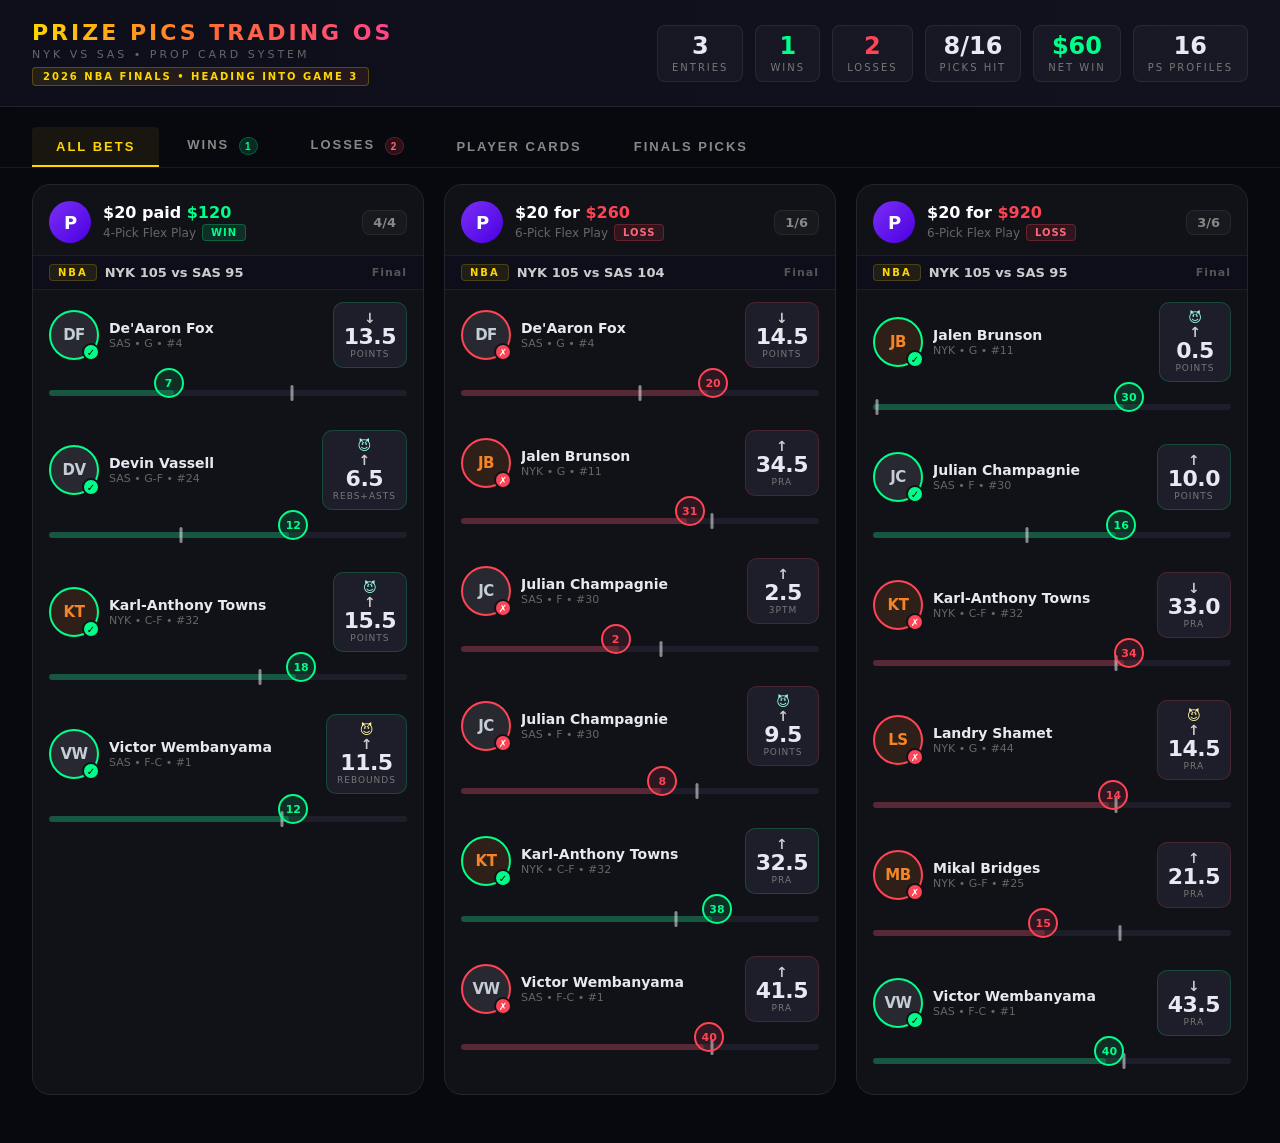
<file: prize_pics_dashboard.html>
<!DOCTYPE html>
<html lang="en">
<head>
<meta charset="UTF-8"><meta name="viewport" content="width=device-width,initial-scale=1.0">
<title>Prize Pics Trading OS — 2026 NBA Finals</title>
<style>
*,*::before,*::after{box-sizing:border-box;margin:0;padding:0}
body{background:#08080f;color:#e8e8f0;font-family:'Segoe UI',system-ui,-apple-system,sans-serif;min-height:100vh;overflow-x:hidden}

/* ── Header ── */
.header{background:linear-gradient(90deg,#0e0e1a,#12121f);border-bottom:1px solid #ffffff15;padding:20px 32px;display:flex;align-items:center;justify-content:space-between;flex-wrap:wrap;gap:16px}
.brand-title{font-size:22px;font-weight:900;letter-spacing:3px;background:linear-gradient(90deg,#FFD700,#FF6B35,#FF4488);-webkit-background-clip:text;-webkit-text-fill-color:transparent;background-clip:text;text-transform:uppercase}
.brand-sub{font-size:11px;letter-spacing:3px;color:#666;text-transform:uppercase;margin-top:3px}
.finals-badge{display:inline-block;margin-top:6px;font-size:10px;font-weight:800;letter-spacing:2px;padding:3px 10px;border-radius:4px;background:linear-gradient(90deg,#FFD70018,#FF6B3518);border:1px solid #FFD70040;color:#FFD700;text-transform:uppercase}
.header-stats{display:flex;gap:12px;flex-wrap:wrap}
.hstat{display:flex;flex-direction:column;align-items:center;padding:8px 14px;border-radius:8px;background:#ffffff08;border:1px solid #ffffff12}
.hstat-val{font-size:24px;font-weight:800;line-height:1}
.hstat-label{font-size:10px;letter-spacing:2px;color:#777;text-transform:uppercase;margin-top:4px}
.win-val{color:#00ff88}.loss-val{color:#ff4455}.rate-val{color:#FFD700}

/* ── Tabs ── */
.tab-bar{display:flex;gap:4px;padding:20px 32px 0;border-bottom:1px solid #ffffff10}
.tab-btn{padding:10px 24px;border:none;background:transparent;color:#888;font-size:13px;font-weight:700;letter-spacing:2px;text-transform:uppercase;cursor:pointer;border-bottom:2px solid transparent;transition:all .2s;border-radius:4px 4px 0 0}
.tab-btn:hover{color:#ccc;background:#ffffff08}
.tab-btn.active{color:#FFD700;border-bottom-color:#FFD700;background:#FFD70010}

/* ── Tab count badges ── */
.tab-count{display:inline-flex;align-items:center;justify-content:center;min-width:18px;height:18px;padding:0 5px;border-radius:9px;font-size:10px;font-weight:900;margin-left:4px;vertical-align:middle}
.win-count{background:#00ff8825;color:#00ff88;border:1px solid #00ff8840}
.loss-count{background:#ff445525;color:#ff6677;border:1px solid #ff445540}

/* ── Empty state ── */
.empty-state{padding:60px 32px;text-align:center;color:#444;font-size:14px;font-weight:600;letter-spacing:2px;text-transform:uppercase}

/* ── Sections ── */
.section{display:none;padding:0 32px 48px}
.section.active{display:block}

/* ── Entry card grid ── */
.entry-grid{display:grid;grid-template-columns:repeat(auto-fill,minmax(340px,1fr));gap:20px;margin-top:16px}
.player-grid{display:grid;grid-template-columns:repeat(auto-fill,minmax(360px,1fr));gap:20px;margin-top:16px}
.pick-grid{display:grid;grid-template-columns:repeat(auto-fill,minmax(340px,1fr));gap:20px;margin-top:16px}

/* ════════════════════════════════════════
   ENTRY CARD — Prize Picks Style
   ════════════════════════════════════════ */
.entry-card{
  background:#111118;border-radius:18px;padding:0;
  border:1px solid #252530;overflow:hidden;
  transition:transform .2s,box-shadow .2s;cursor:default;
}
.entry-card:hover{transform:translateY(-3px);box-shadow:0 8px 32px rgba(0,0,0,.5)}

/* Entry header */
.entry-header{
  display:flex;align-items:center;gap:12px;
  padding:16px 16px 12px;
  border-bottom:1px solid #1e1e2a;
}
.pp-logo{
  width:42px;height:42px;border-radius:50%;flex-shrink:0;
  background:linear-gradient(135deg,#7B2FF7,#4A00E0);
  display:flex;align-items:center;justify-content:center;
  font-size:18px;font-weight:900;color:#fff;letter-spacing:-1px;
}
.entry-meta{flex:1}
.entry-amount{font-size:16px;font-weight:800;color:#fff}
.entry-amount .payout.win{color:#00ff88}
.entry-amount .payout.loss{color:#ff4455}
.entry-type{font-size:12px;color:#666;margin-top:2px;display:flex;align-items:center;gap:6px}
.res-badge{font-size:10px;font-weight:800;letter-spacing:1px;padding:2px 8px;border-radius:4px;text-transform:uppercase}
.res-badge.win{background:#00ff8820;color:#00ff88;border:1px solid #00ff8840}
.res-badge.loss{background:#ff445520;color:#ff6677;border:1px solid #ff445540}
.entry-score-tag{
  font-size:13px;font-weight:800;color:#888;
  padding:4px 10px;border-radius:8px;background:#ffffff08;
  border:1px solid #ffffff10;white-space:nowrap;
}

/* Game context */
.game-ctx{
  display:flex;align-items:center;gap:8px;
  padding:8px 16px;background:#0e0e1a;
  border-bottom:1px solid #1e1e2a;
}
.sport-tag{font-size:10px;font-weight:800;letter-spacing:2px;color:#FFD700;background:#FFD70015;padding:2px 8px;border-radius:4px;border:1px solid #FFD70030}
.game-score{font-size:13px;font-weight:700;color:#ccc;flex:1}
.game-status{font-size:11px;color:#555;font-weight:600;letter-spacing:1px}

/* Pick rows */
.picks-list{padding:0 0 8px}
.pick-row{
  display:flex;align-items:center;justify-content:space-between;
  padding:12px 16px 4px;gap:10px;
}

/* Player circle */
.player-circle{
  width:50px;height:50px;border-radius:50%;flex-shrink:0;
  border:2px solid;
  display:flex;align-items:center;justify-content:center;
  position:relative;
}
.player-circle.hit{border-color:#00ff88}
.player-circle.miss{border-color:#ff4455}
.p-initials{font-size:15px;font-weight:900;letter-spacing:-.5px}
.result-dot{
  position:absolute;bottom:-3px;right:-3px;
  width:18px;height:18px;border-radius:50%;
  display:flex;align-items:center;justify-content:center;
  font-size:10px;font-weight:900;border:2px solid #111118;
}
.result-dot.win{background:#00ff88;color:#000}
.result-dot.loss{background:#ff4455;color:#fff}

/* Pick info */
.pick-left{display:flex;align-items:center;gap:10px;flex:1;min-width:0}
.pick-info{min-width:0}
.pick-name{font-size:14px;font-weight:800;white-space:nowrap;overflow:hidden;text-overflow:ellipsis}
.pick-meta{font-size:11px;color:#666;margin-top:1px}

/* Line badge */
.line-badge{
  display:flex;flex-direction:column;align-items:center;gap:1px;
  padding:8px 10px;border-radius:10px;background:#1e1e2a;
  border:1px solid #2a2a3a;min-width:72px;flex-shrink:0;
}
.line-badge.hit{border-color:#00ff8830}
.line-badge.miss{border-color:#ff445530}
.lb-arrow{font-size:14px;font-weight:900;color:#ccc;line-height:1}
.lb-num{font-size:22px;font-weight:900;letter-spacing:-.5px;line-height:1}
.lb-stat{font-size:9px;color:#777;letter-spacing:1px;text-transform:uppercase}
.diff-icon{font-size:13px;line-height:1}
.diff-icon.demon{filter:sepia(1) saturate(3) hue-rotate(-20deg)}
.diff-icon.goblin{filter:sepia(1) saturate(3) hue-rotate(80deg)}

/* Progress bar */
.bar-wrap{
  position:relative;padding:0 16px;margin-bottom:10px;margin-top:6px;
  height:30px;
}
.bar-track{
  position:absolute;left:16px;right:16px;top:12px;
  height:6px;background:#1e1e2a;border-radius:3px;overflow:visible;
}
.bar-fill{
  position:absolute;left:0;top:0;height:100%;
  border-radius:3px;transition:width .3s;
}
.bar-marker{
  position:absolute;top:-5px;
  width:3px;height:16px;background:#ffffff80;
  border-radius:2px;transform:translateX(-50%);
}
.bar-actual{
  position:absolute;top:-10px;
  width:30px;height:30px;border-radius:50%;
  display:flex;align-items:center;justify-content:center;
  font-size:11px;font-weight:800;border:2px solid;
  z-index:1;
}

/* ── Player card ── */
.player-card{border-radius:16px;padding:20px;border:1px solid #333;transition:transform .2s;cursor:default;position:relative;overflow:hidden}
.player-card:hover{transform:translateY(-3px)}
.pc-header{display:flex;align-items:flex-start;gap:10px;margin-bottom:14px}
.grade-badge{font-size:15px;font-weight:900;padding:4px 10px;border-radius:6px;border:2px solid;min-width:42px;text-align:center;flex-shrink:0}
.pc-title{flex:1;min-width:0}
.pc-teampos{font-size:10px;font-weight:700;letter-spacing:2px;display:flex;align-items:center;gap:6px}
.pos-tag{font-size:9px;font-weight:800;letter-spacing:1px;padding:1px 6px;border-radius:3px;border:1px solid}
.pc-name{font-size:20px;font-weight:900;letter-spacing:-.3px;line-height:1.1;margin-top:2px}
.pc-abbr{font-size:40px;font-weight:900;letter-spacing:-1px;position:absolute;right:14px;top:12px;opacity:.5}
.stats-strip{display:flex;flex-wrap:wrap;gap:5px;margin-bottom:14px;padding:8px 10px;background:#00000020;border-radius:8px}
.stat-chip{font-size:11px;font-weight:700;color:#ccc;padding:2px 7px;background:#ffffff08;border-radius:4px;white-space:nowrap}
.stat-chip em{font-style:normal;font-size:9px;color:#777;letter-spacing:1px;margin-left:2px}
.props-label{font-size:9px;font-weight:800;letter-spacing:3px;color:#555;text-transform:uppercase;margin-bottom:8px;margin-top:4px}
.props-grid{display:grid;grid-template-columns:repeat(4,1fr);gap:6px;margin-bottom:14px}
.prop-tile{display:flex;flex-direction:column;align-items:center;gap:4px;padding:8px 4px;background:#00000030;border-radius:8px;border:1px solid #ffffff0a}
.pt-label{font-size:9px;font-weight:800;letter-spacing:1.5px;color:#777;text-transform:uppercase}
.pt-line{font-size:20px;font-weight:900;line-height:1}
.more-btn,.less-btn{border:none;cursor:default;font-size:10px;font-weight:800;letter-spacing:.5px;padding:3px 8px;border-radius:10px}
.more-btn{background:#00ff8820;color:#00ff88}
.less-btn{background:#ff445520;color:#ff6677}
.dt{font-size:8px;font-weight:800;letter-spacing:1.5px;padding:2px 5px;border-radius:3px}
.dt.demon{background:#ff448830;color:#ff4488}
.dt.goblin{background:#00ffaa20;color:#00ffaa}
.recent-header{font-size:9px;font-weight:800;letter-spacing:2px;color:#555;text-transform:uppercase;margin-bottom:6px}
.recent-boxes{display:flex;gap:5px;margin-bottom:12px}
.rg-box{min-width:36px;height:36px;display:flex;align-items:center;justify-content:center;font-size:13px;font-weight:800;border-radius:6px;border:1px solid}
.half-notes{font-size:10px;color:#666;line-height:1.4;padding:8px 10px;background:#ffffff05;border-radius:6px;border-left:2px solid #ffffff12}
.hn-label{color:#888;font-weight:700}
.no-props{font-size:11px;color:#444;padding:12px 0;font-style:italic}

/* ── Pick card ── */
.pick-card{border-radius:16px;padding:20px;border:1px solid #333;transition:transform .2s;cursor:default;position:relative;overflow:hidden}
.pick-card:hover{transform:translateY(-4px) scale(1.01)}
.pick-ribbon{font-size:9px;font-weight:800;letter-spacing:3px;text-transform:uppercase;padding:4px 14px;border:1px solid;border-radius:0 0 8px 0;position:absolute;top:0;left:0;border-top:none;border-left:none}
.pick-hero{display:flex;flex-direction:column;align-items:center;gap:6px;padding:16px 12px;border-radius:12px;border:1px solid;margin-bottom:12px;text-align:center}
.ph-label{font-size:9px;font-weight:800;letter-spacing:2.5px;color:#888;text-transform:uppercase}
.ph-stat{font-size:13px;font-weight:800;letter-spacing:3px;color:#aaa;text-transform:uppercase}
.ph-line{font-size:44px;font-weight:900;letter-spacing:-2px;line-height:1}
.ph-rate{font-size:11px;font-weight:600}

/* Responsive */
@media(max-width:600px){
  .header{padding:16px}
  .tab-bar,.filter-bar,.section{padding-left:16px;padding-right:16px}
  .entry-grid,.player-grid,.pick-grid{grid-template-columns:1fr}
  .props-grid{grid-template-columns:repeat(3,1fr)}
  .pc-abbr{display:none}
}
</style>
</head>
<body>
<div class="header">
  <div>
    <div class="brand-title">Prize Pics Trading OS</div>
    <div class="brand-sub">NYK vs SAS &bull; Prop Card System</div>
    <div class="finals-badge">2026 NBA Finals &bull; Heading Into Game 3</div>
  </div>
  <div class="header-stats">
    <div class="hstat"><span class="hstat-val">3</span><span class="hstat-label">Entries</span></div>
    <div class="hstat"><span class="hstat-val win-val">1</span><span class="hstat-label">Wins</span></div>
    <div class="hstat"><span class="hstat-val loss-val">2</span><span class="hstat-label">Losses</span></div>
    <div class="hstat"><span class="hstat-val">8/16</span><span class="hstat-label">Picks Hit</span></div>
    <div class="hstat"><span class="hstat-val win-val">$60</span><span class="hstat-label">Net Win</span></div>
    <div class="hstat"><span class="hstat-val">16</span><span class="hstat-label">PS Profiles</span></div>
  </div>
</div>

<div class="tab-bar">
  <button class="tab-btn" data-tab="entries" onclick="showTab('entries')">All Bets</button>
  <button class="tab-btn" data-tab="wins"    onclick="showTab('wins')">Wins <span class="tab-count win-count">1</span></button>
  <button class="tab-btn" data-tab="losses"  onclick="showTab('losses')">Losses <span class="tab-count loss-count">2</span></button>
  <button class="tab-btn" data-tab="players" onclick="showTab('players')">Player Cards</button>
  <button class="tab-btn" data-tab="picks"   onclick="showTab('picks')">Finals Picks</button>
</div>

<div id="entries" class="section"><div class="entry-grid">
<div class="entry-card" data-result="win" data-game="NYK 105 vs SAS 95">
  <div class="entry-header">
    <div class="pp-logo">P</div>
    <div class="entry-meta">
      <div class="entry-amount">$20 paid <span class="payout win">$120</span></div>
      <div class="entry-type">4-Pick Flex Play <span class="res-badge win">Win</span></div>
    </div>
    <div class="entry-score-tag">4/4</div>
  </div>
  <div class="game-ctx">
    <span class="sport-tag">NBA</span>
    <span class="game-score">NYK 105 vs SAS 95</span>
    <span class="game-status">Final</span>
  </div>
  <div class="picks-list">
<div class="pick-row">
  <div class="pick-left">
    <div class="player-circle hit" style="background:#C4CED420;border-color:#00ff88">
      <span class="p-initials" style="color:#C4CED4">DF</span>
      <div class="result-dot win">✓</div>
    </div>
    <div class="pick-info">
      <div class="pick-name">De'Aaron Fox</div>
      <div class="pick-meta">SAS &bull; G &bull; #4</div>
    </div>
  </div>
  <div class="line-badge hit">
    <span class="lb-arrow">↓</span>
    <div class="lb-num">13.5</div>
    <div class="lb-stat">Points</div>
  </div>
</div>
<div class="bar-wrap">  <div class="bar-track">    <div class="bar-fill" style="width:35%;background:#00ff8840"></div>    <div class="bar-marker" style="left:68%"></div>  </div>  <div class="bar-actual" style="left:calc(35% - 16px);background:#00ff8820;border-color:#00ff88;color:#00ff88">7</div></div>
<div class="pick-row">
  <div class="pick-left">
    <div class="player-circle hit" style="background:#C4CED420;border-color:#00ff88">
      <span class="p-initials" style="color:#C4CED4">DV</span>
      <div class="result-dot win">✓</div>
    </div>
    <div class="pick-info">
      <div class="pick-name">Devin Vassell</div>
      <div class="pick-meta">SAS &bull; G-F &bull; #24</div>
    </div>
  </div>
  <div class="line-badge hit">
    <span class="diff-icon goblin" title="GOBLIN">😈</span><span class="lb-arrow">↑</span>
    <div class="lb-num">6.5</div>
    <div class="lb-stat">Rebs+Asts</div>
  </div>
</div>
<div class="bar-wrap">  <div class="bar-track">    <div class="bar-fill" style="width:67%;background:#00ff8840"></div>    <div class="bar-marker" style="left:37%"></div>  </div>  <div class="bar-actual" style="left:calc(67% - 16px);background:#00ff8820;border-color:#00ff88;color:#00ff88">12</div></div>
<div class="pick-row">
  <div class="pick-left">
    <div class="player-circle hit" style="background:#F5842620;border-color:#00ff88">
      <span class="p-initials" style="color:#F58426">KT</span>
      <div class="result-dot win">✓</div>
    </div>
    <div class="pick-info">
      <div class="pick-name">Karl-Anthony Towns</div>
      <div class="pick-meta">NYK &bull; C-F &bull; #32</div>
    </div>
  </div>
  <div class="line-badge hit">
    <span class="diff-icon goblin" title="GOBLIN">😈</span><span class="lb-arrow">↑</span>
    <div class="lb-num">15.5</div>
    <div class="lb-stat">Points</div>
  </div>
</div>
<div class="bar-wrap">  <div class="bar-track">    <div class="bar-fill" style="width:69%;background:#00ff8840"></div>    <div class="bar-marker" style="left:59%"></div>  </div>  <div class="bar-actual" style="left:calc(69% - 16px);background:#00ff8820;border-color:#00ff88;color:#00ff88">18</div></div>
<div class="pick-row">
  <div class="pick-left">
    <div class="player-circle hit" style="background:#C4CED420;border-color:#00ff88">
      <span class="p-initials" style="color:#C4CED4">VW</span>
      <div class="result-dot win">✓</div>
    </div>
    <div class="pick-info">
      <div class="pick-name">Victor Wembanyama</div>
      <div class="pick-meta">SAS &bull; F-C &bull; #1</div>
    </div>
  </div>
  <div class="line-badge hit">
    <span class="diff-icon demon" title="DEMON">😈</span><span class="lb-arrow">↑</span>
    <div class="lb-num">11.5</div>
    <div class="lb-stat">Rebounds</div>
  </div>
</div>
<div class="bar-wrap">  <div class="bar-track">    <div class="bar-fill" style="width:67%;background:#00ff8840"></div>    <div class="bar-marker" style="left:65%"></div>  </div>  <div class="bar-actual" style="left:calc(67% - 16px);background:#00ff8820;border-color:#00ff88;color:#00ff88">12</div></div></div>
</div>

<div class="entry-card" data-result="loss" data-game="NYK 105 vs SAS 104">
  <div class="entry-header">
    <div class="pp-logo">P</div>
    <div class="entry-meta">
      <div class="entry-amount">$20 for <span class="payout loss">$260</span></div>
      <div class="entry-type">6-Pick Flex Play <span class="res-badge loss">Loss</span></div>
    </div>
    <div class="entry-score-tag">1/6</div>
  </div>
  <div class="game-ctx">
    <span class="sport-tag">NBA</span>
    <span class="game-score">NYK 105 vs SAS 104</span>
    <span class="game-status">Final</span>
  </div>
  <div class="picks-list">
<div class="pick-row">
  <div class="pick-left">
    <div class="player-circle miss" style="background:#C4CED420;border-color:#ff4455">
      <span class="p-initials" style="color:#C4CED4">DF</span>
      <div class="result-dot loss">✗</div>
    </div>
    <div class="pick-info">
      <div class="pick-name">De'Aaron Fox</div>
      <div class="pick-meta">SAS &bull; G &bull; #4</div>
    </div>
  </div>
  <div class="line-badge miss">
    <span class="lb-arrow">↓</span>
    <div class="lb-num">14.5</div>
    <div class="lb-stat">Points</div>
  </div>
</div>
<div class="bar-wrap">  <div class="bar-track">    <div class="bar-fill" style="width:69%;background:#ff445540"></div>    <div class="bar-marker" style="left:50%"></div>  </div>  <div class="bar-actual" style="left:calc(69% - 16px);background:#ff445520;border-color:#ff4455;color:#ff4455">20</div></div>
<div class="pick-row">
  <div class="pick-left">
    <div class="player-circle miss" style="background:#F5842620;border-color:#ff4455">
      <span class="p-initials" style="color:#F58426">JB</span>
      <div class="result-dot loss">✗</div>
    </div>
    <div class="pick-info">
      <div class="pick-name">Jalen Brunson</div>
      <div class="pick-meta">NYK &bull; G &bull; #11</div>
    </div>
  </div>
  <div class="line-badge miss">
    <span class="lb-arrow">↑</span>
    <div class="lb-num">34.5</div>
    <div class="lb-stat">PRA</div>
  </div>
</div>
<div class="bar-wrap">  <div class="bar-track">    <div class="bar-fill" style="width:63%;background:#ff445540"></div>    <div class="bar-marker" style="left:70%"></div>  </div>  <div class="bar-actual" style="left:calc(63% - 16px);background:#ff445520;border-color:#ff4455;color:#ff4455">31</div></div>
<div class="pick-row">
  <div class="pick-left">
    <div class="player-circle miss" style="background:#C4CED420;border-color:#ff4455">
      <span class="p-initials" style="color:#C4CED4">JC</span>
      <div class="result-dot loss">✗</div>
    </div>
    <div class="pick-info">
      <div class="pick-name">Julian Champagnie</div>
      <div class="pick-meta">SAS &bull; F &bull; #30</div>
    </div>
  </div>
  <div class="line-badge miss">
    <span class="lb-arrow">↑</span>
    <div class="lb-num">2.5</div>
    <div class="lb-stat">3PTM</div>
  </div>
</div>
<div class="bar-wrap">  <div class="bar-track">    <div class="bar-fill" style="width:44%;background:#ff445540"></div>    <div class="bar-marker" style="left:56%"></div>  </div>  <div class="bar-actual" style="left:calc(44% - 16px);background:#ff445520;border-color:#ff4455;color:#ff4455">2</div></div>
<div class="pick-row">
  <div class="pick-left">
    <div class="player-circle miss" style="background:#C4CED420;border-color:#ff4455">
      <span class="p-initials" style="color:#C4CED4">JC</span>
      <div class="result-dot loss">✗</div>
    </div>
    <div class="pick-info">
      <div class="pick-name">Julian Champagnie</div>
      <div class="pick-meta">SAS &bull; F &bull; #30</div>
    </div>
  </div>
  <div class="line-badge miss">
    <span class="diff-icon goblin" title="GOBLIN">😈</span><span class="lb-arrow">↑</span>
    <div class="lb-num">9.5</div>
    <div class="lb-stat">Points</div>
  </div>
</div>
<div class="bar-wrap">  <div class="bar-track">    <div class="bar-fill" style="width:56%;background:#ff445540"></div>    <div class="bar-marker" style="left:66%"></div>  </div>  <div class="bar-actual" style="left:calc(56% - 16px);background:#ff445520;border-color:#ff4455;color:#ff4455">8</div></div>
<div class="pick-row">
  <div class="pick-left">
    <div class="player-circle hit" style="background:#F5842620;border-color:#00ff88">
      <span class="p-initials" style="color:#F58426">KT</span>
      <div class="result-dot win">✓</div>
    </div>
    <div class="pick-info">
      <div class="pick-name">Karl-Anthony Towns</div>
      <div class="pick-meta">NYK &bull; C-F &bull; #32</div>
    </div>
  </div>
  <div class="line-badge hit">
    <span class="lb-arrow">↑</span>
    <div class="lb-num">32.5</div>
    <div class="lb-stat">PRA</div>
  </div>
</div>
<div class="bar-wrap">  <div class="bar-track">    <div class="bar-fill" style="width:70%;background:#00ff8840"></div>    <div class="bar-marker" style="left:60%"></div>  </div>  <div class="bar-actual" style="left:calc(70% - 16px);background:#00ff8820;border-color:#00ff88;color:#00ff88">38</div></div>
<div class="pick-row">
  <div class="pick-left">
    <div class="player-circle miss" style="background:#C4CED420;border-color:#ff4455">
      <span class="p-initials" style="color:#C4CED4">VW</span>
      <div class="result-dot loss">✗</div>
    </div>
    <div class="pick-info">
      <div class="pick-name">Victor Wembanyama</div>
      <div class="pick-meta">SAS &bull; F-C &bull; #1</div>
    </div>
  </div>
  <div class="line-badge miss">
    <span class="lb-arrow">↑</span>
    <div class="lb-num">41.5</div>
    <div class="lb-stat">PRA</div>
  </div>
</div>
<div class="bar-wrap">  <div class="bar-track">    <div class="bar-fill" style="width:68%;background:#ff445540"></div>    <div class="bar-marker" style="left:70%"></div>  </div>  <div class="bar-actual" style="left:calc(68% - 16px);background:#ff445520;border-color:#ff4455;color:#ff4455">40</div></div></div>
</div>

<div class="entry-card" data-result="loss" data-game="NYK 105 vs SAS 95">
  <div class="entry-header">
    <div class="pp-logo">P</div>
    <div class="entry-meta">
      <div class="entry-amount">$20 for <span class="payout loss">$920</span></div>
      <div class="entry-type">6-Pick Flex Play <span class="res-badge loss">Loss</span></div>
    </div>
    <div class="entry-score-tag">3/6</div>
  </div>
  <div class="game-ctx">
    <span class="sport-tag">NBA</span>
    <span class="game-score">NYK 105 vs SAS 95</span>
    <span class="game-status">Final</span>
  </div>
  <div class="picks-list">
<div class="pick-row">
  <div class="pick-left">
    <div class="player-circle hit" style="background:#F5842620;border-color:#00ff88">
      <span class="p-initials" style="color:#F58426">JB</span>
      <div class="result-dot win">✓</div>
    </div>
    <div class="pick-info">
      <div class="pick-name">Jalen Brunson</div>
      <div class="pick-meta">NYK &bull; G &bull; #11</div>
    </div>
  </div>
  <div class="line-badge hit">
    <span class="diff-icon goblin" title="GOBLIN">😈</span><span class="lb-arrow">↑</span>
    <div class="lb-num">0.5</div>
    <div class="lb-stat">Points</div>
  </div>
</div>
<div class="bar-wrap">  <div class="bar-track">    <div class="bar-fill" style="width:70%;background:#00ff8840"></div>    <div class="bar-marker" style="left:1%"></div>  </div>  <div class="bar-actual" style="left:calc(70% - 16px);background:#00ff8820;border-color:#00ff88;color:#00ff88">30</div></div>
<div class="pick-row">
  <div class="pick-left">
    <div class="player-circle hit" style="background:#C4CED420;border-color:#00ff88">
      <span class="p-initials" style="color:#C4CED4">JC</span>
      <div class="result-dot win">✓</div>
    </div>
    <div class="pick-info">
      <div class="pick-name">Julian Champagnie</div>
      <div class="pick-meta">SAS &bull; F &bull; #30</div>
    </div>
  </div>
  <div class="line-badge hit">
    <span class="lb-arrow">↑</span>
    <div class="lb-num">10.0</div>
    <div class="lb-stat">Points</div>
  </div>
</div>
<div class="bar-wrap">  <div class="bar-track">    <div class="bar-fill" style="width:68%;background:#00ff8840"></div>    <div class="bar-marker" style="left:43%"></div>  </div>  <div class="bar-actual" style="left:calc(68% - 16px);background:#00ff8820;border-color:#00ff88;color:#00ff88">16</div></div>
<div class="pick-row">
  <div class="pick-left">
    <div class="player-circle miss" style="background:#F5842620;border-color:#ff4455">
      <span class="p-initials" style="color:#F58426">KT</span>
      <div class="result-dot loss">✗</div>
    </div>
    <div class="pick-info">
      <div class="pick-name">Karl-Anthony Towns</div>
      <div class="pick-meta">NYK &bull; C-F &bull; #32</div>
    </div>
  </div>
  <div class="line-badge miss">
    <span class="lb-arrow">↓</span>
    <div class="lb-num">33.0</div>
    <div class="lb-stat">PRA</div>
  </div>
</div>
<div class="bar-wrap">  <div class="bar-track">    <div class="bar-fill" style="width:70%;background:#ff445540"></div>    <div class="bar-marker" style="left:68%"></div>  </div>  <div class="bar-actual" style="left:calc(70% - 16px);background:#ff445520;border-color:#ff4455;color:#ff4455">34</div></div>
<div class="pick-row">
  <div class="pick-left">
    <div class="player-circle miss" style="background:#F5842620;border-color:#ff4455">
      <span class="p-initials" style="color:#F58426">LS</span>
      <div class="result-dot loss">✗</div>
    </div>
    <div class="pick-info">
      <div class="pick-name">Landry Shamet</div>
      <div class="pick-meta">NYK &bull; G &bull; #44</div>
    </div>
  </div>
  <div class="line-badge miss">
    <span class="diff-icon demon" title="DEMON">😈</span><span class="lb-arrow">↑</span>
    <div class="lb-num">14.5</div>
    <div class="lb-stat">PRA</div>
  </div>
</div>
<div class="bar-wrap">  <div class="bar-track">    <div class="bar-fill" style="width:66%;background:#ff445540"></div>    <div class="bar-marker" style="left:68%"></div>  </div>  <div class="bar-actual" style="left:calc(66% - 16px);background:#ff445520;border-color:#ff4455;color:#ff4455">14</div></div>
<div class="pick-row">
  <div class="pick-left">
    <div class="player-circle miss" style="background:#F5842620;border-color:#ff4455">
      <span class="p-initials" style="color:#F58426">MB</span>
      <div class="result-dot loss">✗</div>
    </div>
    <div class="pick-info">
      <div class="pick-name">Mikal Bridges</div>
      <div class="pick-meta">NYK &bull; G-F &bull; #25</div>
    </div>
  </div>
  <div class="line-badge miss">
    <span class="lb-arrow">↑</span>
    <div class="lb-num">21.5</div>
    <div class="lb-stat">PRA</div>
  </div>
</div>
<div class="bar-wrap">  <div class="bar-track">    <div class="bar-fill" style="width:48%;background:#ff445540"></div>    <div class="bar-marker" style="left:69%"></div>  </div>  <div class="bar-actual" style="left:calc(48% - 16px);background:#ff445520;border-color:#ff4455;color:#ff4455">15</div></div>
<div class="pick-row">
  <div class="pick-left">
    <div class="player-circle hit" style="background:#C4CED420;border-color:#00ff88">
      <span class="p-initials" style="color:#C4CED4">VW</span>
      <div class="result-dot win">✓</div>
    </div>
    <div class="pick-info">
      <div class="pick-name">Victor Wembanyama</div>
      <div class="pick-meta">SAS &bull; F-C &bull; #1</div>
    </div>
  </div>
  <div class="line-badge hit">
    <span class="lb-arrow">↓</span>
    <div class="lb-num">43.5</div>
    <div class="lb-stat">PRA</div>
  </div>
</div>
<div class="bar-wrap">  <div class="bar-track">    <div class="bar-fill" style="width:65%;background:#00ff8840"></div>    <div class="bar-marker" style="left:70%"></div>  </div>  <div class="bar-actual" style="left:calc(65% - 16px);background:#00ff8820;border-color:#00ff88;color:#00ff88">40</div></div></div>
</div></div></div>
<div id="wins"    class="section">
  <div class="entry-grid">
<div class="entry-card" data-result="win" data-game="NYK 105 vs SAS 95">
  <div class="entry-header">
    <div class="pp-logo">P</div>
    <div class="entry-meta">
      <div class="entry-amount">$20 paid <span class="payout win">$120</span></div>
      <div class="entry-type">4-Pick Flex Play <span class="res-badge win">Win</span></div>
    </div>
    <div class="entry-score-tag">4/4</div>
  </div>
  <div class="game-ctx">
    <span class="sport-tag">NBA</span>
    <span class="game-score">NYK 105 vs SAS 95</span>
    <span class="game-status">Final</span>
  </div>
  <div class="picks-list">
<div class="pick-row">
  <div class="pick-left">
    <div class="player-circle hit" style="background:#C4CED420;border-color:#00ff88">
      <span class="p-initials" style="color:#C4CED4">DF</span>
      <div class="result-dot win">✓</div>
    </div>
    <div class="pick-info">
      <div class="pick-name">De'Aaron Fox</div>
      <div class="pick-meta">SAS &bull; G &bull; #4</div>
    </div>
  </div>
  <div class="line-badge hit">
    <span class="lb-arrow">↓</span>
    <div class="lb-num">13.5</div>
    <div class="lb-stat">Points</div>
  </div>
</div>
<div class="bar-wrap">  <div class="bar-track">    <div class="bar-fill" style="width:35%;background:#00ff8840"></div>    <div class="bar-marker" style="left:68%"></div>  </div>  <div class="bar-actual" style="left:calc(35% - 16px);background:#00ff8820;border-color:#00ff88;color:#00ff88">7</div></div>
<div class="pick-row">
  <div class="pick-left">
    <div class="player-circle hit" style="background:#C4CED420;border-color:#00ff88">
      <span class="p-initials" style="color:#C4CED4">DV</span>
      <div class="result-dot win">✓</div>
    </div>
    <div class="pick-info">
      <div class="pick-name">Devin Vassell</div>
      <div class="pick-meta">SAS &bull; G-F &bull; #24</div>
    </div>
  </div>
  <div class="line-badge hit">
    <span class="diff-icon goblin" title="GOBLIN">😈</span><span class="lb-arrow">↑</span>
    <div class="lb-num">6.5</div>
    <div class="lb-stat">Rebs+Asts</div>
  </div>
</div>
<div class="bar-wrap">  <div class="bar-track">    <div class="bar-fill" style="width:67%;background:#00ff8840"></div>    <div class="bar-marker" style="left:37%"></div>  </div>  <div class="bar-actual" style="left:calc(67% - 16px);background:#00ff8820;border-color:#00ff88;color:#00ff88">12</div></div>
<div class="pick-row">
  <div class="pick-left">
    <div class="player-circle hit" style="background:#F5842620;border-color:#00ff88">
      <span class="p-initials" style="color:#F58426">KT</span>
      <div class="result-dot win">✓</div>
    </div>
    <div class="pick-info">
      <div class="pick-name">Karl-Anthony Towns</div>
      <div class="pick-meta">NYK &bull; C-F &bull; #32</div>
    </div>
  </div>
  <div class="line-badge hit">
    <span class="diff-icon goblin" title="GOBLIN">😈</span><span class="lb-arrow">↑</span>
    <div class="lb-num">15.5</div>
    <div class="lb-stat">Points</div>
  </div>
</div>
<div class="bar-wrap">  <div class="bar-track">    <div class="bar-fill" style="width:69%;background:#00ff8840"></div>    <div class="bar-marker" style="left:59%"></div>  </div>  <div class="bar-actual" style="left:calc(69% - 16px);background:#00ff8820;border-color:#00ff88;color:#00ff88">18</div></div>
<div class="pick-row">
  <div class="pick-left">
    <div class="player-circle hit" style="background:#C4CED420;border-color:#00ff88">
      <span class="p-initials" style="color:#C4CED4">VW</span>
      <div class="result-dot win">✓</div>
    </div>
    <div class="pick-info">
      <div class="pick-name">Victor Wembanyama</div>
      <div class="pick-meta">SAS &bull; F-C &bull; #1</div>
    </div>
  </div>
  <div class="line-badge hit">
    <span class="diff-icon demon" title="DEMON">😈</span><span class="lb-arrow">↑</span>
    <div class="lb-num">11.5</div>
    <div class="lb-stat">Rebounds</div>
  </div>
</div>
<div class="bar-wrap">  <div class="bar-track">    <div class="bar-fill" style="width:67%;background:#00ff8840"></div>    <div class="bar-marker" style="left:65%"></div>  </div>  <div class="bar-actual" style="left:calc(67% - 16px);background:#00ff8820;border-color:#00ff88;color:#00ff88">12</div></div></div>
</div></div>
</div>
<div id="losses"  class="section">
  <div class="entry-grid">
<div class="entry-card" data-result="loss" data-game="NYK 105 vs SAS 104">
  <div class="entry-header">
    <div class="pp-logo">P</div>
    <div class="entry-meta">
      <div class="entry-amount">$20 for <span class="payout loss">$260</span></div>
      <div class="entry-type">6-Pick Flex Play <span class="res-badge loss">Loss</span></div>
    </div>
    <div class="entry-score-tag">1/6</div>
  </div>
  <div class="game-ctx">
    <span class="sport-tag">NBA</span>
    <span class="game-score">NYK 105 vs SAS 104</span>
    <span class="game-status">Final</span>
  </div>
  <div class="picks-list">
<div class="pick-row">
  <div class="pick-left">
    <div class="player-circle miss" style="background:#C4CED420;border-color:#ff4455">
      <span class="p-initials" style="color:#C4CED4">DF</span>
      <div class="result-dot loss">✗</div>
    </div>
    <div class="pick-info">
      <div class="pick-name">De'Aaron Fox</div>
      <div class="pick-meta">SAS &bull; G &bull; #4</div>
    </div>
  </div>
  <div class="line-badge miss">
    <span class="lb-arrow">↓</span>
    <div class="lb-num">14.5</div>
    <div class="lb-stat">Points</div>
  </div>
</div>
<div class="bar-wrap">  <div class="bar-track">    <div class="bar-fill" style="width:69%;background:#ff445540"></div>    <div class="bar-marker" style="left:50%"></div>  </div>  <div class="bar-actual" style="left:calc(69% - 16px);background:#ff445520;border-color:#ff4455;color:#ff4455">20</div></div>
<div class="pick-row">
  <div class="pick-left">
    <div class="player-circle miss" style="background:#F5842620;border-color:#ff4455">
      <span class="p-initials" style="color:#F58426">JB</span>
      <div class="result-dot loss">✗</div>
    </div>
    <div class="pick-info">
      <div class="pick-name">Jalen Brunson</div>
      <div class="pick-meta">NYK &bull; G &bull; #11</div>
    </div>
  </div>
  <div class="line-badge miss">
    <span class="lb-arrow">↑</span>
    <div class="lb-num">34.5</div>
    <div class="lb-stat">PRA</div>
  </div>
</div>
<div class="bar-wrap">  <div class="bar-track">    <div class="bar-fill" style="width:63%;background:#ff445540"></div>    <div class="bar-marker" style="left:70%"></div>  </div>  <div class="bar-actual" style="left:calc(63% - 16px);background:#ff445520;border-color:#ff4455;color:#ff4455">31</div></div>
<div class="pick-row">
  <div class="pick-left">
    <div class="player-circle miss" style="background:#C4CED420;border-color:#ff4455">
      <span class="p-initials" style="color:#C4CED4">JC</span>
      <div class="result-dot loss">✗</div>
    </div>
    <div class="pick-info">
      <div class="pick-name">Julian Champagnie</div>
      <div class="pick-meta">SAS &bull; F &bull; #30</div>
    </div>
  </div>
  <div class="line-badge miss">
    <span class="lb-arrow">↑</span>
    <div class="lb-num">2.5</div>
    <div class="lb-stat">3PTM</div>
  </div>
</div>
<div class="bar-wrap">  <div class="bar-track">    <div class="bar-fill" style="width:44%;background:#ff445540"></div>    <div class="bar-marker" style="left:56%"></div>  </div>  <div class="bar-actual" style="left:calc(44% - 16px);background:#ff445520;border-color:#ff4455;color:#ff4455">2</div></div>
<div class="pick-row">
  <div class="pick-left">
    <div class="player-circle miss" style="background:#C4CED420;border-color:#ff4455">
      <span class="p-initials" style="color:#C4CED4">JC</span>
      <div class="result-dot loss">✗</div>
    </div>
    <div class="pick-info">
      <div class="pick-name">Julian Champagnie</div>
      <div class="pick-meta">SAS &bull; F &bull; #30</div>
    </div>
  </div>
  <div class="line-badge miss">
    <span class="diff-icon goblin" title="GOBLIN">😈</span><span class="lb-arrow">↑</span>
    <div class="lb-num">9.5</div>
    <div class="lb-stat">Points</div>
  </div>
</div>
<div class="bar-wrap">  <div class="bar-track">    <div class="bar-fill" style="width:56%;background:#ff445540"></div>    <div class="bar-marker" style="left:66%"></div>  </div>  <div class="bar-actual" style="left:calc(56% - 16px);background:#ff445520;border-color:#ff4455;color:#ff4455">8</div></div>
<div class="pick-row">
  <div class="pick-left">
    <div class="player-circle hit" style="background:#F5842620;border-color:#00ff88">
      <span class="p-initials" style="color:#F58426">KT</span>
      <div class="result-dot win">✓</div>
    </div>
    <div class="pick-info">
      <div class="pick-name">Karl-Anthony Towns</div>
      <div class="pick-meta">NYK &bull; C-F &bull; #32</div>
    </div>
  </div>
  <div class="line-badge hit">
    <span class="lb-arrow">↑</span>
    <div class="lb-num">32.5</div>
    <div class="lb-stat">PRA</div>
  </div>
</div>
<div class="bar-wrap">  <div class="bar-track">    <div class="bar-fill" style="width:70%;background:#00ff8840"></div>    <div class="bar-marker" style="left:60%"></div>  </div>  <div class="bar-actual" style="left:calc(70% - 16px);background:#00ff8820;border-color:#00ff88;color:#00ff88">38</div></div>
<div class="pick-row">
  <div class="pick-left">
    <div class="player-circle miss" style="background:#C4CED420;border-color:#ff4455">
      <span class="p-initials" style="color:#C4CED4">VW</span>
      <div class="result-dot loss">✗</div>
    </div>
    <div class="pick-info">
      <div class="pick-name">Victor Wembanyama</div>
      <div class="pick-meta">SAS &bull; F-C &bull; #1</div>
    </div>
  </div>
  <div class="line-badge miss">
    <span class="lb-arrow">↑</span>
    <div class="lb-num">41.5</div>
    <div class="lb-stat">PRA</div>
  </div>
</div>
<div class="bar-wrap">  <div class="bar-track">    <div class="bar-fill" style="width:68%;background:#ff445540"></div>    <div class="bar-marker" style="left:70%"></div>  </div>  <div class="bar-actual" style="left:calc(68% - 16px);background:#ff445520;border-color:#ff4455;color:#ff4455">40</div></div></div>
</div>

<div class="entry-card" data-result="loss" data-game="NYK 105 vs SAS 95">
  <div class="entry-header">
    <div class="pp-logo">P</div>
    <div class="entry-meta">
      <div class="entry-amount">$20 for <span class="payout loss">$920</span></div>
      <div class="entry-type">6-Pick Flex Play <span class="res-badge loss">Loss</span></div>
    </div>
    <div class="entry-score-tag">3/6</div>
  </div>
  <div class="game-ctx">
    <span class="sport-tag">NBA</span>
    <span class="game-score">NYK 105 vs SAS 95</span>
    <span class="game-status">Final</span>
  </div>
  <div class="picks-list">
<div class="pick-row">
  <div class="pick-left">
    <div class="player-circle hit" style="background:#F5842620;border-color:#00ff88">
      <span class="p-initials" style="color:#F58426">JB</span>
      <div class="result-dot win">✓</div>
    </div>
    <div class="pick-info">
      <div class="pick-name">Jalen Brunson</div>
      <div class="pick-meta">NYK &bull; G &bull; #11</div>
    </div>
  </div>
  <div class="line-badge hit">
    <span class="diff-icon goblin" title="GOBLIN">😈</span><span class="lb-arrow">↑</span>
    <div class="lb-num">0.5</div>
    <div class="lb-stat">Points</div>
  </div>
</div>
<div class="bar-wrap">  <div class="bar-track">    <div class="bar-fill" style="width:70%;background:#00ff8840"></div>    <div class="bar-marker" style="left:1%"></div>  </div>  <div class="bar-actual" style="left:calc(70% - 16px);background:#00ff8820;border-color:#00ff88;color:#00ff88">30</div></div>
<div class="pick-row">
  <div class="pick-left">
    <div class="player-circle hit" style="background:#C4CED420;border-color:#00ff88">
      <span class="p-initials" style="color:#C4CED4">JC</span>
      <div class="result-dot win">✓</div>
    </div>
    <div class="pick-info">
      <div class="pick-name">Julian Champagnie</div>
      <div class="pick-meta">SAS &bull; F &bull; #30</div>
    </div>
  </div>
  <div class="line-badge hit">
    <span class="lb-arrow">↑</span>
    <div class="lb-num">10.0</div>
    <div class="lb-stat">Points</div>
  </div>
</div>
<div class="bar-wrap">  <div class="bar-track">    <div class="bar-fill" style="width:68%;background:#00ff8840"></div>    <div class="bar-marker" style="left:43%"></div>  </div>  <div class="bar-actual" style="left:calc(68% - 16px);background:#00ff8820;border-color:#00ff88;color:#00ff88">16</div></div>
<div class="pick-row">
  <div class="pick-left">
    <div class="player-circle miss" style="background:#F5842620;border-color:#ff4455">
      <span class="p-initials" style="color:#F58426">KT</span>
      <div class="result-dot loss">✗</div>
    </div>
    <div class="pick-info">
      <div class="pick-name">Karl-Anthony Towns</div>
      <div class="pick-meta">NYK &bull; C-F &bull; #32</div>
    </div>
  </div>
  <div class="line-badge miss">
    <span class="lb-arrow">↓</span>
    <div class="lb-num">33.0</div>
    <div class="lb-stat">PRA</div>
  </div>
</div>
<div class="bar-wrap">  <div class="bar-track">    <div class="bar-fill" style="width:70%;background:#ff445540"></div>    <div class="bar-marker" style="left:68%"></div>  </div>  <div class="bar-actual" style="left:calc(70% - 16px);background:#ff445520;border-color:#ff4455;color:#ff4455">34</div></div>
<div class="pick-row">
  <div class="pick-left">
    <div class="player-circle miss" style="background:#F5842620;border-color:#ff4455">
      <span class="p-initials" style="color:#F58426">LS</span>
      <div class="result-dot loss">✗</div>
    </div>
    <div class="pick-info">
      <div class="pick-name">Landry Shamet</div>
      <div class="pick-meta">NYK &bull; G &bull; #44</div>
    </div>
  </div>
  <div class="line-badge miss">
    <span class="diff-icon demon" title="DEMON">😈</span><span class="lb-arrow">↑</span>
    <div class="lb-num">14.5</div>
    <div class="lb-stat">PRA</div>
  </div>
</div>
<div class="bar-wrap">  <div class="bar-track">    <div class="bar-fill" style="width:66%;background:#ff445540"></div>    <div class="bar-marker" style="left:68%"></div>  </div>  <div class="bar-actual" style="left:calc(66% - 16px);background:#ff445520;border-color:#ff4455;color:#ff4455">14</div></div>
<div class="pick-row">
  <div class="pick-left">
    <div class="player-circle miss" style="background:#F5842620;border-color:#ff4455">
      <span class="p-initials" style="color:#F58426">MB</span>
      <div class="result-dot loss">✗</div>
    </div>
    <div class="pick-info">
      <div class="pick-name">Mikal Bridges</div>
      <div class="pick-meta">NYK &bull; G-F &bull; #25</div>
    </div>
  </div>
  <div class="line-badge miss">
    <span class="lb-arrow">↑</span>
    <div class="lb-num">21.5</div>
    <div class="lb-stat">PRA</div>
  </div>
</div>
<div class="bar-wrap">  <div class="bar-track">    <div class="bar-fill" style="width:48%;background:#ff445540"></div>    <div class="bar-marker" style="left:69%"></div>  </div>  <div class="bar-actual" style="left:calc(48% - 16px);background:#ff445520;border-color:#ff4455;color:#ff4455">15</div></div>
<div class="pick-row">
  <div class="pick-left">
    <div class="player-circle hit" style="background:#C4CED420;border-color:#00ff88">
      <span class="p-initials" style="color:#C4CED4">VW</span>
      <div class="result-dot win">✓</div>
    </div>
    <div class="pick-info">
      <div class="pick-name">Victor Wembanyama</div>
      <div class="pick-meta">SAS &bull; F-C &bull; #1</div>
    </div>
  </div>
  <div class="line-badge hit">
    <span class="lb-arrow">↓</span>
    <div class="lb-num">43.5</div>
    <div class="lb-stat">PRA</div>
  </div>
</div>
<div class="bar-wrap">  <div class="bar-track">    <div class="bar-fill" style="width:65%;background:#00ff8840"></div>    <div class="bar-marker" style="left:70%"></div>  </div>  <div class="bar-actual" style="left:calc(65% - 16px);background:#00ff8820;border-color:#00ff88;color:#00ff88">40</div></div></div>
</div></div>
</div>
<div id="players" class="section"><div class="player-grid">
<div class="player-card" style="background:linear-gradient(150deg,#001e5c 0%,#003a9e 60%,#c96510 100%);box-shadow:0 0 28px rgba(245,132,38,0.4);border-color:#F58426">
  <div class="pc-header">
    <div class="grade-badge" style="background:#2a1f00;color:#FFD700;border-color:#FFD700">S+</div>
    <div class="pc-title">
      <div class="pc-teampos" style="color:#F58426">NEW YORK KNICKS <span class="pos-tag" style="border-color:#F5842640;color:#F58426">PG</span></div>
      <div class="pc-name">Jalen Brunson</div>
    </div>
    <div class="pc-abbr" style="color:#F5842630">NYK</div>
  </div>
  <div class="stats-strip"><span class="stat-chip">26.6 <em>PPG</em></span><span class="stat-chip">3.2 <em>RPG</em></span><span class="stat-chip">6.2 <em>APG</em></span><span class="stat-chip">2.1 <em>3PM</em></span><span class="stat-chip">1.0 <em>STL</em></span><span class="stat-chip">0.2 <em>BLK</em></span><span class="stat-chip">2.9 <em>TO</em></span><span class="stat-chip">39.2 <em>FS</em></span><span class="stat-chip">36.0 <em>PRA</em></span></div>
  <div class="props-label">PRIZE PICKS LINES</div><div class="props-grid"><div class="prop-tile"><div class="pt-label">PTS</div><div class="pt-line" style="color:#F58426">24.0</div><button class="more-btn">MORE <span style="color:#ff4455;font-size:9px">40%</span></button></div><div class="prop-tile"><div class="pt-label">REB</div><div class="pt-line" style="color:#F58426">1.5</div><button class="more-btn">MORE <span style="color:#00ff88;font-size:9px">100%</span></button><span class="dt goblin">GOBLIN</span></div><div class="prop-tile"><div class="pt-label">AST</div><div class="pt-line" style="color:#F58426">4.5</div><button class="more-btn">MORE <span style="color:#00ff88;font-size:9px">100%</span></button><span class="dt goblin">GOBLIN</span></div><div class="prop-tile"><div class="pt-label">3PM</div><div class="pt-line" style="color:#F58426">1.5</div><button class="more-btn">MORE <span style="color:#666;font-size:9px">PROJ</span></button><span class="dt goblin">GOBLIN</span></div><div class="prop-tile"><div class="pt-label">STL</div><div class="pt-line" style="color:#F58426">0.5</div><button class="more-btn">MORE <span style="color:#666;font-size:9px">PROJ</span></button><span class="dt goblin">GOBLIN</span></div><div class="prop-tile"><div class="pt-label">TO</div><div class="pt-line" style="color:#F58426">2.5</div><button class="less-btn">LESS <span style="color:#666;font-size:9px">PROJ</span></button></div><div class="prop-tile"><div class="pt-label">Fantasy</div><div class="pt-line" style="color:#F58426">34.5</div><button class="more-btn">MORE <span style="color:#666;font-size:9px">PROJ</span></button></div><div class="prop-tile"><div class="pt-label">PRA</div><div class="pt-line" style="color:#F58426">32.5</div><button class="more-btn">MORE <span style="color:#666;font-size:9px">PROJ</span></button></div><div class="prop-tile"><div class="pt-label">Pts+Reb</div><div class="pt-line" style="color:#F58426">27.0</div><button class="more-btn">MORE <span style="color:#666;font-size:9px">PROJ</span></button></div><div class="prop-tile"><div class="pt-label">Pts+Ast</div><div class="pt-line" style="color:#F58426">30.0</div><button class="more-btn">MORE <span style="color:#666;font-size:9px">PROJ</span></button></div><div class="prop-tile"><div class="pt-label">Reb+Ast</div><div class="pt-line" style="color:#F58426">8.0</div><button class="more-btn">MORE <span style="color:#666;font-size:9px">PROJ</span></button></div><div class="prop-tile"><div class="pt-label">Blk+Stl</div><div class="pt-line" style="color:#F58426">0.5</div><button class="more-btn">MORE <span style="color:#666;font-size:9px">PROJ</span></button><span class="dt goblin">GOBLIN</span></div></div>
  <div class="recent-header">LAST 5 GAMES · PTS (O 24.0)</div><div class="recent-boxes"><div class="rg-box" style="color:#ff4455;border-color:#ff445540;background:#ff445512">17</div><div class="rg-box" style="color:#00ff88;border-color:#00ff8840;background:#00ff8812">30</div><div class="rg-box" style="color:#ff4455;border-color:#ff445540;background:#ff445512">15</div><div class="rg-box" style="color:#00ff88;border-color:#00ff8840;background:#00ff8812">30</div><div class="rg-box" style="color:#ff4455;border-color:#ff445540;background:#ff445512">19</div></div>
  <div class="half-notes"><span class="hn-label">Game 2 vs San Antonio Spurs:</span> 1st Half: 9 PTS 5 AST. Orchestrated second-half comeback.</div>
</div>

<div class="player-card" style="background:linear-gradient(150deg,#0b0b14 0%,#1a1a2e 60%,#252535 100%);box-shadow:0 0 28px rgba(196,206,212,0.3);border-color:#C4CED4">
  <div class="pc-header">
    <div class="grade-badge" style="background:#2a1f00;color:#FFD700;border-color:#FFD700">S+</div>
    <div class="pc-title">
      <div class="pc-teampos" style="color:#C4CED4">SAN ANTONIO SPURS <span class="pos-tag" style="border-color:#C4CED440;color:#C4CED4">F/C</span></div>
      <div class="pc-name">Victor Wembanyama</div>
    </div>
    <div class="pc-abbr" style="color:#C4CED430">SAS</div>
  </div>
  <div class="stats-strip"><span class="stat-chip">23.6 <em>PPG</em></span><span class="stat-chip">10.7 <em>RPG</em></span><span class="stat-chip">3.1 <em>APG</em></span><span class="stat-chip">1.8 <em>3PM</em></span><span class="stat-chip">1.2 <em>STL</em></span><span class="stat-chip">3.5 <em>BLK</em></span><span class="stat-chip">2.8 <em>TO</em></span><span class="stat-chip">47.7 <em>FS</em></span><span class="stat-chip">37.4 <em>PRA</em></span></div>
  <div class="props-label">PRIZE PICKS LINES</div><div class="props-grid"><div class="prop-tile"><div class="pt-label">PTS</div><div class="pt-line" style="color:#C4CED4">21.0</div><button class="more-btn">MORE <span style="color:#00ff88;font-size:9px">100%</span></button></div><div class="prop-tile"><div class="pt-label">REB</div><div class="pt-line" style="color:#C4CED4">9.0</div><button class="more-btn">MORE <span style="color:#FFD700;font-size:9px">60%</span></button></div><div class="prop-tile"><div class="pt-label">AST</div><div class="pt-line" style="color:#C4CED4">1.5</div><button class="more-btn">MORE <span style="color:#00ff88;font-size:9px">100%</span></button><span class="dt goblin">GOBLIN</span></div><div class="prop-tile"><div class="pt-label">3PM</div><div class="pt-line" style="color:#C4CED4">1.5</div><button class="more-btn">MORE <span style="color:#666;font-size:9px">PROJ</span></button></div><div class="prop-tile"><div class="pt-label">STL</div><div class="pt-line" style="color:#C4CED4">0.5</div><button class="more-btn">MORE <span style="color:#666;font-size:9px">PROJ</span></button><span class="dt goblin">GOBLIN</span></div><div class="prop-tile"><div class="pt-label">BLK</div><div class="pt-line" style="color:#C4CED4">3.0</div><button class="more-btn">MORE <span style="color:#666;font-size:9px">PROJ</span></button></div><div class="prop-tile"><div class="pt-label">TO</div><div class="pt-line" style="color:#C4CED4">2.5</div><button class="less-btn">LESS <span style="color:#666;font-size:9px">PROJ</span></button></div><div class="prop-tile"><div class="pt-label">Fantasy</div><div class="pt-line" style="color:#C4CED4">43.0</div><button class="more-btn">MORE <span style="color:#666;font-size:9px">PROJ</span></button></div><div class="prop-tile"><div class="pt-label">PRA</div><div class="pt-line" style="color:#C4CED4">34.0</div><button class="more-btn">MORE <span style="color:#666;font-size:9px">PROJ</span></button></div><div class="prop-tile"><div class="pt-label">Pts+Reb</div><div class="pt-line" style="color:#C4CED4">31.5</div><button class="more-btn">MORE <span style="color:#666;font-size:9px">PROJ</span></button></div><div class="prop-tile"><div class="pt-label">Pts+Ast</div><div class="pt-line" style="color:#C4CED4">23.5</div><button class="more-btn">MORE <span style="color:#666;font-size:9px">PROJ</span></button></div><div class="prop-tile"><div class="pt-label">Reb+Ast</div><div class="pt-line" style="color:#C4CED4">12.5</div><button class="more-btn">MORE <span style="color:#666;font-size:9px">PROJ</span></button></div><div class="prop-tile"><div class="pt-label">Blk+Stl</div><div class="pt-line" style="color:#C4CED4">4.0</div><button class="more-btn">MORE <span style="color:#666;font-size:9px">PROJ</span></button></div></div>
  <div class="recent-header">LAST 5 GAMES · PTS (O 21.0)</div><div class="recent-boxes"><div class="rg-box" style="color:#00ff88;border-color:#00ff8840;background:#00ff8812">26</div><div class="rg-box" style="color:#00ff88;border-color:#00ff8840;background:#00ff8812">24</div><div class="rg-box" style="color:#00ff88;border-color:#00ff8840;background:#00ff8812">22</div><div class="rg-box" style="color:#00ff88;border-color:#00ff8840;background:#00ff8812">28</div><div class="rg-box" style="color:#00ff88;border-color:#00ff8840;background:#00ff8812">24</div></div>
  <div class="half-notes"><span class="hn-label">Game 2 vs New York Knicks:</span> 1st Half: 14 PTS 2 AST 5 REB. Early foul trouble slowed impact.</div>
</div>

<div class="player-card" style="background:linear-gradient(150deg,#001e5c 0%,#003a9e 60%,#c96510 100%);box-shadow:0 0 28px rgba(245,132,38,0.4);border-color:#F58426">
  <div class="pc-header">
    <div class="grade-badge" style="background:#002211;color:#00FF88;border-color:#00FF88">A+</div>
    <div class="pc-title">
      <div class="pc-teampos" style="color:#F58426">NEW YORK KNICKS <span class="pos-tag" style="border-color:#F5842640;color:#F58426">SF</span></div>
      <div class="pc-name">OG Anunoby</div>
    </div>
    <div class="pc-abbr" style="color:#F5842630">NYK</div>
  </div>
  <div class="stats-strip"><span class="stat-chip">19.3 <em>PPG</em></span><span class="stat-chip">5.2 <em>RPG</em></span><span class="stat-chip">2.2 <em>APG</em></span><span class="stat-chip">2.3 <em>3PM</em></span><span class="stat-chip">1.4 <em>STL</em></span><span class="stat-chip">0.6 <em>BLK</em></span><span class="stat-chip">1.5 <em>TO</em></span><span class="stat-chip">31.3 <em>FS</em></span><span class="stat-chip">26.7 <em>PRA</em></span></div>
  <div class="props-label">PRIZE PICKS LINES</div><div class="props-grid"><div class="prop-tile"><div class="pt-label">PTS</div><div class="pt-line" style="color:#F58426">17.0</div><button class="more-btn">MORE <span style="color:#FFD700;font-size:9px">60%</span></button></div><div class="prop-tile"><div class="pt-label">REB</div><div class="pt-line" style="color:#F58426">3.5</div><button class="more-btn">MORE <span style="color:#00ff88;font-size:9px">100%</span></button><span class="dt goblin">GOBLIN</span></div><div class="prop-tile"><div class="pt-label">AST</div><div class="pt-line" style="color:#F58426">0.5</div><button class="more-btn">MORE <span style="color:#00ff88;font-size:9px">100%</span></button><span class="dt goblin">GOBLIN</span></div><div class="prop-tile"><div class="pt-label">3PM</div><div class="pt-line" style="color:#F58426">2.0</div><button class="more-btn">MORE <span style="color:#666;font-size:9px">PROJ</span></button></div><div class="prop-tile"><div class="pt-label">STL</div><div class="pt-line" style="color:#F58426">1.0</div><button class="more-btn">MORE <span style="color:#666;font-size:9px">PROJ</span></button><span class="dt goblin">GOBLIN</span></div><div class="prop-tile"><div class="pt-label">BLK</div><div class="pt-line" style="color:#F58426">0.5</div><button class="more-btn">MORE <span style="color:#666;font-size:9px">PROJ</span></button></div><div class="prop-tile"><div class="pt-label">TO</div><div class="pt-line" style="color:#F58426">1.0</div><button class="less-btn">LESS <span style="color:#666;font-size:9px">PROJ</span></button><span class="dt goblin">GOBLIN</span></div><div class="prop-tile"><div class="pt-label">Fantasy</div><div class="pt-line" style="color:#F58426">27.0</div><button class="more-btn">MORE <span style="color:#666;font-size:9px">PROJ</span></button></div><div class="prop-tile"><div class="pt-label">PRA</div><div class="pt-line" style="color:#F58426">23.0</div><button class="more-btn">MORE <span style="color:#666;font-size:9px">PROJ</span></button></div><div class="prop-tile"><div class="pt-label">Pts+Reb</div><div class="pt-line" style="color:#F58426">21.5</div><button class="more-btn">MORE <span style="color:#666;font-size:9px">PROJ</span></button></div><div class="prop-tile"><div class="pt-label">Pts+Ast</div><div class="pt-line" style="color:#F58426">18.5</div><button class="more-btn">MORE <span style="color:#666;font-size:9px">PROJ</span></button></div><div class="prop-tile"><div class="pt-label">Reb+Ast</div><div class="pt-line" style="color:#F58426">6.0</div><button class="more-btn">MORE <span style="color:#666;font-size:9px">PROJ</span></button></div><div class="prop-tile"><div class="pt-label">Blk+Stl</div><div class="pt-line" style="color:#F58426">1.5</div><button class="more-btn">MORE <span style="color:#666;font-size:9px">PROJ</span></button><span class="dt goblin">GOBLIN</span></div></div>
  <div class="recent-header">LAST 5 GAMES · PTS (O 17.0)</div><div class="recent-boxes"><div class="rg-box" style="color:#00ff88;border-color:#00ff8840;background:#00ff8812">22</div><div class="rg-box" style="color:#00ff88;border-color:#00ff8840;background:#00ff8812">18</div><div class="rg-box" style="color:#ff4455;border-color:#ff445540;background:#ff445512">17</div><div class="rg-box" style="color:#00ff88;border-color:#00ff8840;background:#00ff8812">21</div><div class="rg-box" style="color:#ff4455;border-color:#ff445540;background:#ff445512">16</div></div>
  <div class="half-notes"><span class="hn-label">Game 2 vs San Antonio Spurs:</span> 1st Half: 12 PTS 1 AST. Aggressive early scoring set tone.</div>
</div>

<div class="player-card" style="background:linear-gradient(150deg,#0b0b14 0%,#1a1a2e 60%,#252535 100%);box-shadow:0 0 28px rgba(196,206,212,0.3);border-color:#C4CED4">
  <div class="pc-header">
    <div class="grade-badge" style="background:#2a1f00;color:#FFD700;border-color:#FFD700">S</div>
    <div class="pc-title">
      <div class="pc-teampos" style="color:#C4CED4">SAN ANTONIO SPURS <span class="pos-tag" style="border-color:#C4CED440;color:#C4CED4">PG</span></div>
      <div class="pc-name">De'Aaron Fox</div>
    </div>
    <div class="pc-abbr" style="color:#C4CED430">SAS</div>
  </div>
  <div class="stats-strip"><span class="stat-chip">18.6 <em>PPG</em></span><span class="stat-chip">3.8 <em>RPG</em></span><span class="stat-chip">6.2 <em>APG</em></span><span class="stat-chip">0.8 <em>3PM</em></span><span class="stat-chip">1.2 <em>STL</em></span><span class="stat-chip">0.3 <em>BLK</em></span><span class="stat-chip">2.4 <em>TO</em></span><span class="stat-chip">33.1 <em>FS</em></span><span class="stat-chip">28.6 <em>PRA</em></span></div>
  <div class="props-label">PRIZE PICKS LINES</div><div class="props-grid"><div class="prop-tile"><div class="pt-label">PTS</div><div class="pt-line" style="color:#C4CED4">16.0</div><button class="more-btn">MORE <span style="color:#FFD700;font-size:9px">50%</span></button></div><div class="prop-tile"><div class="pt-label">REB</div><div class="pt-line" style="color:#C4CED4">2.5</div><button class="more-btn">MORE <span style="color:#FFD700;font-size:9px">50%</span></button><span class="dt goblin">GOBLIN</span></div><div class="prop-tile"><div class="pt-label">AST</div><div class="pt-line" style="color:#C4CED4">4.5</div><button class="more-btn">MORE <span style="color:#00ff88;font-size:9px">100%</span></button><span class="dt goblin">GOBLIN</span></div><div class="prop-tile"><div class="pt-label">3PM</div><div class="pt-line" style="color:#C4CED4">0.5</div><button class="more-btn">MORE <span style="color:#666;font-size:9px">PROJ</span></button><span class="dt goblin">GOBLIN</span></div><div class="prop-tile"><div class="pt-label">STL</div><div class="pt-line" style="color:#C4CED4">0.5</div><button class="more-btn">MORE <span style="color:#666;font-size:9px">PROJ</span></button><span class="dt goblin">GOBLIN</span></div><div class="prop-tile"><div class="pt-label">BLK</div><div class="pt-line" style="color:#C4CED4">0.5</div><button class="more-btn">MORE <span style="color:#666;font-size:9px">PROJ</span></button><span class="dt demon">DEMON</span></div><div class="prop-tile"><div class="pt-label">TO</div><div class="pt-line" style="color:#C4CED4">2.0</div><button class="less-btn">LESS <span style="color:#666;font-size:9px">PROJ</span></button></div><div class="prop-tile"><div class="pt-label">Fantasy</div><div class="pt-line" style="color:#C4CED4">28.5</div><button class="more-btn">MORE <span style="color:#666;font-size:9px">PROJ</span></button></div><div class="prop-tile"><div class="pt-label">PRA</div><div class="pt-line" style="color:#C4CED4">25.0</div><button class="more-btn">MORE <span style="color:#666;font-size:9px">PROJ</span></button></div><div class="prop-tile"><div class="pt-label">Pts+Reb</div><div class="pt-line" style="color:#C4CED4">19.5</div><button class="more-btn">MORE <span style="color:#666;font-size:9px">PROJ</span></button></div><div class="prop-tile"><div class="pt-label">Pts+Ast</div><div class="pt-line" style="color:#C4CED4">22.0</div><button class="more-btn">MORE <span style="color:#666;font-size:9px">PROJ</span></button></div><div class="prop-tile"><div class="pt-label">Reb+Ast</div><div class="pt-line" style="color:#C4CED4">8.5</div><button class="more-btn">MORE <span style="color:#666;font-size:9px">PROJ</span></button></div><div class="prop-tile"><div class="pt-label">Blk+Stl</div><div class="pt-line" style="color:#C4CED4">1.0</div><button class="more-btn">MORE <span style="color:#666;font-size:9px">PROJ</span></button><span class="dt goblin">GOBLIN</span></div></div>
  <div class="recent-header">LAST 4 GAMES · PTS (O 16.0)</div><div class="recent-boxes"><div class="rg-box" style="color:#00ff88;border-color:#00ff8840;background:#00ff8812">20</div><div class="rg-box" style="color:#ff4455;border-color:#ff445540;background:#ff445512">7</div><div class="rg-box" style="color:#ff4455;border-color:#ff445540;background:#ff445512">15</div><div class="rg-box" style="color:#00ff88;border-color:#00ff8840;background:#00ff8812">21</div></div>
  <div class="half-notes"><span class="hn-label">Game 2 vs New York Knicks:</span> 1st Half: 11 PTS 4 AST. Pushed pace but turnovers costly.</div>
</div>

<div class="player-card" style="background:linear-gradient(150deg,#001e5c 0%,#003a9e 60%,#c96510 100%);box-shadow:0 0 28px rgba(245,132,38,0.4);border-color:#F58426">
  <div class="pc-header">
    <div class="grade-badge" style="background:#2a1f00;color:#FFD700;border-color:#FFD700">S</div>
    <div class="pc-title">
      <div class="pc-teampos" style="color:#F58426">NEW YORK KNICKS <span class="pos-tag" style="border-color:#F5842640;color:#F58426">C</span></div>
      <div class="pc-name">Karl-Anthony Towns</div>
    </div>
    <div class="pc-abbr" style="color:#F5842630">NYK</div>
  </div>
  <div class="stats-strip"><span class="stat-chip">17.3 <em>PPG</em></span><span class="stat-chip">10.8 <em>RPG</em></span><span class="stat-chip">2.5 <em>APG</em></span><span class="stat-chip">1.8 <em>3PM</em></span><span class="stat-chip">0.7 <em>STL</em></span><span class="stat-chip">1.3 <em>BLK</em></span><span class="stat-chip">2.1 <em>TO</em></span><span class="stat-chip">35.9 <em>FS</em></span><span class="stat-chip">30.6 <em>PRA</em></span></div>
  <div class="props-label">PRIZE PICKS LINES</div><div class="props-grid"><div class="prop-tile"><div class="pt-label">PTS</div><div class="pt-line" style="color:#F58426">15.0</div><button class="more-btn">MORE <span style="color:#00ff88;font-size:9px">100%</span></button></div><div class="prop-tile"><div class="pt-label">REB</div><div class="pt-line" style="color:#F58426">9.5</div><button class="more-btn">MORE <span style="color:#00ff88;font-size:9px">100%</span></button></div><div class="prop-tile"><div class="pt-label">AST</div><div class="pt-line" style="color:#F58426">1.0</div><button class="more-btn">MORE <span style="color:#00ff88;font-size:9px">100%</span></button><span class="dt goblin">GOBLIN</span></div><div class="prop-tile"><div class="pt-label">3PM</div><div class="pt-line" style="color:#F58426">1.5</div><button class="more-btn">MORE <span style="color:#666;font-size:9px">PROJ</span></button></div><div class="prop-tile"><div class="pt-label">STL</div><div class="pt-line" style="color:#F58426">0.5</div><button class="more-btn">MORE <span style="color:#666;font-size:9px">PROJ</span></button><span class="dt goblin">GOBLIN</span></div><div class="prop-tile"><div class="pt-label">BLK</div><div class="pt-line" style="color:#F58426">1.0</div><button class="more-btn">MORE <span style="color:#666;font-size:9px">PROJ</span></button></div><div class="prop-tile"><div class="pt-label">TO</div><div class="pt-line" style="color:#F58426">1.5</div><button class="less-btn">LESS <span style="color:#666;font-size:9px">PROJ</span></button><span class="dt goblin">GOBLIN</span></div><div class="prop-tile"><div class="pt-label">Fantasy</div><div class="pt-line" style="color:#F58426">31.5</div><button class="more-btn">MORE <span style="color:#666;font-size:9px">PROJ</span></button></div><div class="prop-tile"><div class="pt-label">PRA</div><div class="pt-line" style="color:#F58426">27.0</div><button class="more-btn">MORE <span style="color:#666;font-size:9px">PROJ</span></button></div><div class="prop-tile"><div class="pt-label">Pts+Reb</div><div class="pt-line" style="color:#F58426">25.0</div><button class="more-btn">MORE <span style="color:#666;font-size:9px">PROJ</span></button></div><div class="prop-tile"><div class="pt-label">Pts+Ast</div><div class="pt-line" style="color:#F58426">17.0</div><button class="more-btn">MORE <span style="color:#666;font-size:9px">PROJ</span></button></div><div class="prop-tile"><div class="pt-label">Reb+Ast</div><div class="pt-line" style="color:#F58426">12.0</div><button class="more-btn">MORE <span style="color:#666;font-size:9px">PROJ</span></button></div><div class="prop-tile"><div class="pt-label">Blk+Stl</div><div class="pt-line" style="color:#F58426">1.5</div><button class="more-btn">MORE <span style="color:#666;font-size:9px">PROJ</span></button><span class="dt goblin">GOBLIN</span></div></div>
  <div class="recent-header">LAST 5 GAMES · PTS (O 15.0)</div><div class="recent-boxes"><div class="rg-box" style="color:#00ff88;border-color:#00ff8840;background:#00ff8812">20</div><div class="rg-box" style="color:#00ff88;border-color:#00ff8840;background:#00ff8812">18</div><div class="rg-box" style="color:#00ff88;border-color:#00ff8840;background:#00ff8812">19</div><div class="rg-box" style="color:#00ff88;border-color:#00ff8840;background:#00ff8812">18</div><div class="rg-box" style="color:#00ff88;border-color:#00ff8840;background:#00ff8812">17</div></div>
  <div class="half-notes"><span class="hn-label">Game 2 vs San Antonio Spurs:</span> 1st Half: 11 PTS 3 AST 8 REB. Dominated glass all night.</div>
</div>

<div class="player-card" style="background:linear-gradient(150deg,#0b0b14 0%,#1a1a2e 60%,#252535 100%);box-shadow:0 0 28px rgba(196,206,212,0.3);border-color:#C4CED4">
  <div class="pc-header">
    <div class="grade-badge" style="background:#2a1f00;color:#FFD700;border-color:#FFD700">S</div>
    <div class="pc-title">
      <div class="pc-teampos" style="color:#C4CED4">SAN ANTONIO SPURS <span class="pos-tag" style="border-color:#C4CED440;color:#C4CED4">PG</span></div>
      <div class="pc-name">Stephon Castle</div>
    </div>
    <div class="pc-abbr" style="color:#C4CED430">SAS</div>
  </div>
  <div class="stats-strip"><span class="stat-chip">16.7 <em>PPG</em></span><span class="stat-chip">5.3 <em>RPG</em></span><span class="stat-chip">6.3 <em>APG</em></span><span class="stat-chip">1.4 <em>3PM</em></span><span class="stat-chip">1.1 <em>STL</em></span><span class="stat-chip">0.6 <em>BLK</em></span><span class="stat-chip">2.2 <em>TO</em></span><span class="stat-chip">33.7 <em>FS</em></span><span class="stat-chip">28.3 <em>PRA</em></span></div>
  <div class="props-label">PRIZE PICKS LINES</div><div class="props-grid"><div class="prop-tile"><div class="pt-label">PTS</div><div class="pt-line" style="color:#C4CED4">14.0</div><button class="more-btn">MORE <span style="color:#ff4455;font-size:9px">40%</span></button></div><div class="prop-tile"><div class="pt-label">REB</div><div class="pt-line" style="color:#C4CED4">4.0</div><button class="more-btn">MORE <span style="color:#00ff88;font-size:9px">80%</span></button><span class="dt goblin">GOBLIN</span></div><div class="prop-tile"><div class="pt-label">AST</div><div class="pt-line" style="color:#C4CED4">5.0</div><button class="more-btn">MORE <span style="color:#00ff88;font-size:9px">100%</span></button></div><div class="prop-tile"><div class="pt-label">3PM</div><div class="pt-line" style="color:#C4CED4">1.0</div><button class="more-btn">MORE <span style="color:#666;font-size:9px">PROJ</span></button><span class="dt goblin">GOBLIN</span></div><div class="prop-tile"><div class="pt-label">STL</div><div class="pt-line" style="color:#C4CED4">0.5</div><button class="more-btn">MORE <span style="color:#666;font-size:9px">PROJ</span></button><span class="dt goblin">GOBLIN</span></div><div class="prop-tile"><div class="pt-label">BLK</div><div class="pt-line" style="color:#C4CED4">0.5</div><button class="more-btn">MORE <span style="color:#666;font-size:9px">PROJ</span></button></div><div class="prop-tile"><div class="pt-label">TO</div><div class="pt-line" style="color:#C4CED4">1.5</div><button class="less-btn">LESS <span style="color:#666;font-size:9px">PROJ</span></button><span class="dt goblin">GOBLIN</span></div><div class="prop-tile"><div class="pt-label">Fantasy</div><div class="pt-line" style="color:#C4CED4">29.0</div><button class="more-btn">MORE <span style="color:#666;font-size:9px">PROJ</span></button></div><div class="prop-tile"><div class="pt-label">PRA</div><div class="pt-line" style="color:#C4CED4">25.0</div><button class="more-btn">MORE <span style="color:#666;font-size:9px">PROJ</span></button></div><div class="prop-tile"><div class="pt-label">Pts+Reb</div><div class="pt-line" style="color:#C4CED4">19.0</div><button class="more-btn">MORE <span style="color:#666;font-size:9px">PROJ</span></button></div><div class="prop-tile"><div class="pt-label">Pts+Ast</div><div class="pt-line" style="color:#C4CED4">20.0</div><button class="more-btn">MORE <span style="color:#666;font-size:9px">PROJ</span></button></div><div class="prop-tile"><div class="pt-label">Reb+Ast</div><div class="pt-line" style="color:#C4CED4">10.0</div><button class="more-btn">MORE <span style="color:#666;font-size:9px">PROJ</span></button></div><div class="prop-tile"><div class="pt-label">Blk+Stl</div><div class="pt-line" style="color:#C4CED4">1.0</div><button class="more-btn">MORE <span style="color:#666;font-size:9px">PROJ</span></button><span class="dt goblin">GOBLIN</span></div></div>
  <div class="recent-header">LAST 5 GAMES · PTS (O 14.0)</div><div class="recent-boxes"><div class="rg-box" style="color:#00ff88;border-color:#00ff8840;background:#00ff8812">18</div><div class="rg-box" style="color:#ff4455;border-color:#ff445540;background:#ff445512">12</div><div class="rg-box" style="color:#00ff88;border-color:#00ff8840;background:#00ff8812">16</div><div class="rg-box" style="color:#ff4455;border-color:#ff445540;background:#ff445512">14</div><div class="rg-box" style="color:#ff4455;border-color:#ff445540;background:#ff445512">12</div></div>
  <div class="half-notes"><span class="hn-label">Game 2 vs New York Knicks:</span> 1st Half: 9 PTS 5 AST. Controlled second-quarter tempo.</div>
</div>

<div class="player-card" style="background:linear-gradient(150deg,#001e5c 0%,#003a9e 60%,#c96510 100%);box-shadow:0 0 28px rgba(245,132,38,0.4);border-color:#F58426">
  <div class="pc-header">
    <div class="grade-badge" style="background:#002211;color:#00FF88;border-color:#00FF88">A+</div>
    <div class="pc-title">
      <div class="pc-teampos" style="color:#F58426">NEW YORK KNICKS <span class="pos-tag" style="border-color:#F5842640;color:#F58426">SG</span></div>
      <div class="pc-name">Mikal Bridges</div>
    </div>
    <div class="pc-abbr" style="color:#F5842630">NYK</div>
  </div>
  <div class="stats-strip"><span class="stat-chip">14.6 <em>PPG</em></span><span class="stat-chip">4.1 <em>RPG</em></span><span class="stat-chip">3.3 <em>APG</em></span><span class="stat-chip">1.9 <em>3PM</em></span><span class="stat-chip">1.1 <em>STL</em></span><span class="stat-chip">0.5 <em>BLK</em></span><span class="stat-chip">1.4 <em>TO</em></span><span class="stat-chip">26.3 <em>FS</em></span><span class="stat-chip">22.0 <em>PRA</em></span></div>
  <div class="props-label">PRIZE PICKS LINES</div><div class="props-grid"><div class="prop-tile"><div class="pt-label">PTS</div><div class="pt-line" style="color:#F58426">12.0</div><button class="more-btn">MORE <span style="color:#FFD700;font-size:9px">60%</span></button></div><div class="prop-tile"><div class="pt-label">REB</div><div class="pt-line" style="color:#F58426">2.5</div><button class="more-btn">MORE <span style="color:#00ff88;font-size:9px">100%</span></button><span class="dt goblin">GOBLIN</span></div><div class="prop-tile"><div class="pt-label">AST</div><div class="pt-line" style="color:#F58426">2.0</div><button class="more-btn">MORE <span style="color:#00ff88;font-size:9px">100%</span></button><span class="dt goblin">GOBLIN</span></div><div class="prop-tile"><div class="pt-label">3PM</div><div class="pt-line" style="color:#F58426">1.5</div><button class="more-btn">MORE <span style="color:#666;font-size:9px">PROJ</span></button></div><div class="prop-tile"><div class="pt-label">STL</div><div class="pt-line" style="color:#F58426">0.5</div><button class="more-btn">MORE <span style="color:#666;font-size:9px">PROJ</span></button><span class="dt goblin">GOBLIN</span></div><div class="prop-tile"><div class="pt-label">BLK</div><div class="pt-line" style="color:#F58426">0.5</div><button class="more-btn">MORE <span style="color:#666;font-size:9px">PROJ</span></button><span class="dt demon">DEMON</span></div><div class="prop-tile"><div class="pt-label">TO</div><div class="pt-line" style="color:#F58426">1.0</div><button class="less-btn">LESS <span style="color:#666;font-size:9px">PROJ</span></button><span class="dt goblin">GOBLIN</span></div><div class="prop-tile"><div class="pt-label">Fantasy</div><div class="pt-line" style="color:#F58426">22.0</div><button class="more-btn">MORE <span style="color:#666;font-size:9px">PROJ</span></button></div><div class="prop-tile"><div class="pt-label">PRA</div><div class="pt-line" style="color:#F58426">18.5</div><button class="more-btn">MORE <span style="color:#666;font-size:9px">PROJ</span></button></div><div class="prop-tile"><div class="pt-label">Pts+Reb</div><div class="pt-line" style="color:#F58426">15.5</div><button class="more-btn">MORE <span style="color:#666;font-size:9px">PROJ</span></button></div><div class="prop-tile"><div class="pt-label">Pts+Ast</div><div class="pt-line" style="color:#F58426">15.0</div><button class="more-btn">MORE <span style="color:#666;font-size:9px">PROJ</span></button></div><div class="prop-tile"><div class="pt-label">Reb+Ast</div><div class="pt-line" style="color:#F58426">6.0</div><button class="more-btn">MORE <span style="color:#666;font-size:9px">PROJ</span></button></div><div class="prop-tile"><div class="pt-label">Blk+Stl</div><div class="pt-line" style="color:#F58426">1.0</div><button class="more-btn">MORE <span style="color:#666;font-size:9px">PROJ</span></button><span class="dt goblin">GOBLIN</span></div></div>
  <div class="recent-header">LAST 5 GAMES · PTS (O 12.0)</div><div class="recent-boxes"><div class="rg-box" style="color:#00ff88;border-color:#00ff8840;background:#00ff8812">16</div><div class="rg-box" style="color:#ff4455;border-color:#ff445540;background:#ff445512">9</div><div class="rg-box" style="color:#00ff88;border-color:#00ff8840;background:#00ff8812">15</div><div class="rg-box" style="color:#00ff88;border-color:#00ff8840;background:#00ff8812">14</div><div class="rg-box" style="color:#ff4455;border-color:#ff445540;background:#ff445512">12</div></div>
  <div class="half-notes"><span class="hn-label">Game 2 vs San Antonio Spurs:</span> 1st Half: 8 PTS 2 AST. Locked down defensive assignment.</div>
</div>

<div class="player-card" style="background:linear-gradient(150deg,#0b0b14 0%,#1a1a2e 60%,#252535 100%);box-shadow:0 0 28px rgba(196,206,212,0.3);border-color:#C4CED4">
  <div class="pc-header">
    <div class="grade-badge" style="background:#001a0e;color:#00CC66;border-color:#00CC66">A</div>
    <div class="pc-title">
      <div class="pc-teampos" style="color:#C4CED4">SAN ANTONIO SPURS <span class="pos-tag" style="border-color:#C4CED440;color:#C4CED4">SF</span></div>
      <div class="pc-name">Keldon Johnson</div>
    </div>
    <div class="pc-abbr" style="color:#C4CED430">SAS</div>
  </div>
  <div class="stats-strip"><span class="stat-chip">13.2 <em>PPG</em></span><span class="stat-chip">5.4 <em>RPG</em></span><span class="stat-chip">1.4 <em>APG</em></span><span class="stat-chip">1.2 <em>3PM</em></span><span class="stat-chip">0.5 <em>STL</em></span><span class="stat-chip">0.4 <em>BLK</em></span><span class="stat-chip">1.3 <em>TO</em></span><span class="stat-chip">22.3 <em>FS</em></span><span class="stat-chip">20.0 <em>PRA</em></span></div>
  <div class="props-label">PRIZE PICKS LINES</div><div class="props-grid"><div class="prop-tile"><div class="pt-label">PTS</div><div class="pt-line" style="color:#C4CED4">10.5</div><button class="more-btn">MORE <span style="color:#FFD700;font-size:9px">50%</span></button></div><div class="prop-tile"><div class="pt-label">REB</div><div class="pt-line" style="color:#C4CED4">4.0</div><button class="more-btn">MORE <span style="color:#ff4455;font-size:9px">25%</span></button><span class="dt goblin">GOBLIN</span></div><div class="prop-tile"><div class="pt-label">3PM</div><div class="pt-line" style="color:#C4CED4">0.5</div><button class="more-btn">MORE <span style="color:#666;font-size:9px">PROJ</span></button><span class="dt goblin">GOBLIN</span></div><div class="prop-tile"><div class="pt-label">STL</div><div class="pt-line" style="color:#C4CED4">0.5</div><button class="more-btn">MORE <span style="color:#666;font-size:9px">PROJ</span></button><span class="dt demon">DEMON</span></div><div class="prop-tile"><div class="pt-label">BLK</div><div class="pt-line" style="color:#C4CED4">0.5</div><button class="more-btn">MORE <span style="color:#666;font-size:9px">PROJ</span></button><span class="dt demon">DEMON</span></div><div class="prop-tile"><div class="pt-label">TO</div><div class="pt-line" style="color:#C4CED4">1.0</div><button class="less-btn">LESS <span style="color:#666;font-size:9px">PROJ</span></button></div><div class="prop-tile"><div class="pt-label">Fantasy</div><div class="pt-line" style="color:#C4CED4">18.0</div><button class="more-btn">MORE <span style="color:#666;font-size:9px">PROJ</span></button></div><div class="prop-tile"><div class="pt-label">PRA</div><div class="pt-line" style="color:#C4CED4">16.5</div><button class="more-btn">MORE <span style="color:#666;font-size:9px">PROJ</span></button></div><div class="prop-tile"><div class="pt-label">Pts+Reb</div><div class="pt-line" style="color:#C4CED4">15.5</div><button class="more-btn">MORE <span style="color:#666;font-size:9px">PROJ</span></button></div><div class="prop-tile"><div class="pt-label">Pts+Ast</div><div class="pt-line" style="color:#C4CED4">11.5</div><button class="more-btn">MORE <span style="color:#666;font-size:9px">PROJ</span></button></div><div class="prop-tile"><div class="pt-label">Reb+Ast</div><div class="pt-line" style="color:#C4CED4">5.5</div><button class="more-btn">MORE <span style="color:#666;font-size:9px">PROJ</span></button></div><div class="prop-tile"><div class="pt-label">Blk+Stl</div><div class="pt-line" style="color:#C4CED4">0.5</div><button class="more-btn">MORE <span style="color:#666;font-size:9px">PROJ</span></button><span class="dt goblin">GOBLIN</span></div></div>
  <div class="recent-header">LAST 4 GAMES · PTS (O 10.5)</div><div class="recent-boxes"><div class="rg-box" style="color:#ff4455;border-color:#ff445540;background:#ff445512">10</div><div class="rg-box" style="color:#ff4455;border-color:#ff445540;background:#ff445512">7</div><div class="rg-box" style="color:#00ff88;border-color:#00ff8840;background:#00ff8812">11</div><div class="rg-box" style="color:#00ff88;border-color:#00ff8840;background:#00ff8812">13</div></div>
  <div class="half-notes"><span class="hn-label">Game 2 vs New York Knicks:</span> 1st Half: 5 PTS 0 AST. Provided physical bench energy.</div>
</div>

<div class="player-card" style="background:linear-gradient(150deg,#0b0b14 0%,#1a1a2e 60%,#252535 100%);box-shadow:0 0 28px rgba(196,206,212,0.3);border-color:#C4CED4">
  <div class="pc-header">
    <div class="grade-badge" style="background:#001a0e;color:#00CC66;border-color:#00CC66">A</div>
    <div class="pc-title">
      <div class="pc-teampos" style="color:#C4CED4">SAN ANTONIO SPURS <span class="pos-tag" style="border-color:#C4CED440;color:#C4CED4">SG</span></div>
      <div class="pc-name">Devin Vassell</div>
    </div>
    <div class="pc-abbr" style="color:#C4CED430">SAS</div>
  </div>
  <div class="stats-strip"><span class="stat-chip">12.9 <em>PPG</em></span><span class="stat-chip">3.9 <em>RPG</em></span><span class="stat-chip">2.8 <em>APG</em></span><span class="stat-chip">2.1 <em>3PM</em></span><span class="stat-chip">1.3 <em>STL</em></span><span class="stat-chip">0.4 <em>BLK</em></span><span class="stat-chip">1.4 <em>TO</em></span><span class="stat-chip">23.8 <em>FS</em></span><span class="stat-chip">19.6 <em>PRA</em></span></div>
  <div class="props-label">PRIZE PICKS LINES</div><div class="props-grid"><div class="prop-tile"><div class="pt-label">PTS</div><div class="pt-line" style="color:#C4CED4">10.5</div><button class="more-btn">MORE <span style="color:#FFD700;font-size:9px">60%</span></button></div><div class="prop-tile"><div class="pt-label">REB</div><div class="pt-line" style="color:#C4CED4">2.5</div><button class="more-btn">MORE <span style="color:#00ff88;font-size:9px">100%</span></button><span class="dt goblin">GOBLIN</span></div><div class="prop-tile"><div class="pt-label">AST</div><div class="pt-line" style="color:#C4CED4">1.5</div><button class="more-btn">MORE <span style="color:#00ff88;font-size:9px">100%</span></button><span class="dt goblin">GOBLIN</span></div><div class="prop-tile"><div class="pt-label">3PM</div><div class="pt-line" style="color:#C4CED4">1.5</div><button class="more-btn">MORE <span style="color:#666;font-size:9px">PROJ</span></button><span class="dt goblin">GOBLIN</span></div><div class="prop-tile"><div class="pt-label">STL</div><div class="pt-line" style="color:#C4CED4">1.0</div><button class="more-btn">MORE <span style="color:#666;font-size:9px">PROJ</span></button></div><div class="prop-tile"><div class="pt-label">BLK</div><div class="pt-line" style="color:#C4CED4">0.5</div><button class="more-btn">MORE <span style="color:#666;font-size:9px">PROJ</span></button><span class="dt demon">DEMON</span></div><div class="prop-tile"><div class="pt-label">TO</div><div class="pt-line" style="color:#C4CED4">1.0</div><button class="less-btn">LESS <span style="color:#666;font-size:9px">PROJ</span></button><span class="dt goblin">GOBLIN</span></div><div class="prop-tile"><div class="pt-label">Fantasy</div><div class="pt-line" style="color:#C4CED4">19.5</div><button class="more-btn">MORE <span style="color:#666;font-size:9px">PROJ</span></button></div><div class="prop-tile"><div class="pt-label">PRA</div><div class="pt-line" style="color:#C4CED4">16.0</div><button class="more-btn">MORE <span style="color:#666;font-size:9px">PROJ</span></button></div><div class="prop-tile"><div class="pt-label">Pts+Reb</div><div class="pt-line" style="color:#C4CED4">14.0</div><button class="more-btn">MORE <span style="color:#666;font-size:9px">PROJ</span></button></div><div class="prop-tile"><div class="pt-label">Pts+Ast</div><div class="pt-line" style="color:#C4CED4">12.5</div><button class="more-btn">MORE <span style="color:#666;font-size:9px">PROJ</span></button></div><div class="prop-tile"><div class="pt-label">Reb+Ast</div><div class="pt-line" style="color:#C4CED4">5.0</div><button class="more-btn">MORE <span style="color:#666;font-size:9px">PROJ</span></button><span class="dt goblin">GOBLIN</span></div><div class="prop-tile"><div class="pt-label">Blk+Stl</div><div class="pt-line" style="color:#C4CED4">1.0</div><button class="more-btn">MORE <span style="color:#666;font-size:9px">PROJ</span></button><span class="dt goblin">GOBLIN</span></div></div>
  <div class="recent-header">LAST 5 GAMES · PTS (O 10.5)</div><div class="recent-boxes"><div class="rg-box" style="color:#ff4455;border-color:#ff445540;background:#ff445512">8</div><div class="rg-box" style="color:#ff4455;border-color:#ff445540;background:#ff445512">10</div><div class="rg-box" style="color:#00ff88;border-color:#00ff8840;background:#00ff8812">11</div><div class="rg-box" style="color:#00ff88;border-color:#00ff8840;background:#00ff8812">15</div><div class="rg-box" style="color:#00ff88;border-color:#00ff8840;background:#00ff8812">16</div></div>
  <div class="half-notes"><span class="hn-label">Game 2 vs New York Knicks:</span> 1st Half: 4 PTS 2 AST. Quiet game offensively.</div>
</div>

<div class="player-card" style="background:linear-gradient(150deg,#001e5c 0%,#003a9e 60%,#c96510 100%);box-shadow:0 0 28px rgba(245,132,38,0.4);border-color:#F58426">
  <div class="pc-header">
    <div class="grade-badge" style="background:#001a0e;color:#00CC66;border-color:#00CC66">A</div>
    <div class="pc-title">
      <div class="pc-teampos" style="color:#F58426">NEW YORK KNICKS <span class="pos-tag" style="border-color:#F5842640;color:#F58426">—</span></div>
      <div class="pc-name">Landry Shamet</div>
    </div>
    <div class="pc-abbr" style="color:#F5842630">NYK</div>
  </div>
  
  
  
  <div class="half-notes"><span class="hn-label">Game 1 vs San Antonio Spurs:</span> 1st Half: 4 PTS 1 AST. Bench spark came up short of DEMON line.</div>
</div>

<div class="player-card" style="background:linear-gradient(150deg,#0b0b14 0%,#1a1a2e 60%,#252535 100%);box-shadow:0 0 28px rgba(196,206,212,0.3);border-color:#C4CED4">
  <div class="pc-header">
    <div class="grade-badge" style="background:#001a0e;color:#00CC66;border-color:#00CC66">A</div>
    <div class="pc-title">
      <div class="pc-teampos" style="color:#C4CED4">SAN ANTONIO SPURS <span class="pos-tag" style="border-color:#C4CED440;color:#C4CED4">G</span></div>
      <div class="pc-name">Dylan Harper</div>
    </div>
    <div class="pc-abbr" style="color:#C4CED430">SAS</div>
  </div>
  <div class="stats-strip"><span class="stat-chip">11.8 <em>PPG</em></span><span class="stat-chip">3.4 <em>RPG</em></span><span class="stat-chip">3.9 <em>APG</em></span><span class="stat-chip">1.0 <em>3PM</em></span><span class="stat-chip">0.8 <em>STL</em></span><span class="stat-chip">0.4 <em>BLK</em></span><span class="stat-chip">2.0 <em>TO</em></span><span class="stat-chip">22.1 <em>FS</em></span><span class="stat-chip">19.1 <em>PRA</em></span></div>
  <div class="props-label">PRIZE PICKS LINES</div><div class="props-grid"><div class="prop-tile"><div class="pt-label">PTS</div><div class="pt-line" style="color:#C4CED4">9.5</div><button class="more-btn">MORE <span style="color:#00ff88;font-size:9px">80%</span></button></div><div class="prop-tile"><div class="pt-label">REB</div><div class="pt-line" style="color:#C4CED4">2.0</div><button class="more-btn">MORE <span style="color:#00ff88;font-size:9px">80%</span></button><span class="dt goblin">GOBLIN</span></div><div class="prop-tile"><div class="pt-label">AST</div><div class="pt-line" style="color:#C4CED4">2.5</div><button class="more-btn">MORE <span style="color:#00ff88;font-size:9px">80%</span></button><span class="dt goblin">GOBLIN</span></div><div class="prop-tile"><div class="pt-label">3PM</div><div class="pt-line" style="color:#C4CED4">0.5</div><button class="more-btn">MORE <span style="color:#666;font-size:9px">PROJ</span></button><span class="dt goblin">GOBLIN</span></div><div class="prop-tile"><div class="pt-label">STL</div><div class="pt-line" style="color:#C4CED4">0.5</div><button class="more-btn">MORE <span style="color:#666;font-size:9px">PROJ</span></button><span class="dt goblin">GOBLIN</span></div><div class="prop-tile"><div class="pt-label">BLK</div><div class="pt-line" style="color:#C4CED4">0.5</div><button class="more-btn">MORE <span style="color:#666;font-size:9px">PROJ</span></button><span class="dt demon">DEMON</span></div><div class="prop-tile"><div class="pt-label">TO</div><div class="pt-line" style="color:#C4CED4">1.5</div><button class="less-btn">LESS <span style="color:#666;font-size:9px">PROJ</span></button><span class="dt goblin">GOBLIN</span></div><div class="prop-tile"><div class="pt-label">Fantasy</div><div class="pt-line" style="color:#C4CED4">17.5</div><button class="more-btn">MORE <span style="color:#666;font-size:9px">PROJ</span></button></div><div class="prop-tile"><div class="pt-label">PRA</div><div class="pt-line" style="color:#C4CED4">15.5</div><button class="more-btn">MORE <span style="color:#666;font-size:9px">PROJ</span></button></div><div class="prop-tile"><div class="pt-label">Pts+Reb</div><div class="pt-line" style="color:#C4CED4">12.0</div><button class="more-btn">MORE <span style="color:#666;font-size:9px">PROJ</span></button></div><div class="prop-tile"><div class="pt-label">Pts+Ast</div><div class="pt-line" style="color:#C4CED4">12.5</div><button class="more-btn">MORE <span style="color:#666;font-size:9px">PROJ</span></button></div><div class="prop-tile"><div class="pt-label">Reb+Ast</div><div class="pt-line" style="color:#C4CED4">6.0</div><button class="more-btn">MORE <span style="color:#666;font-size:9px">PROJ</span></button></div><div class="prop-tile"><div class="pt-label">Blk+Stl</div><div class="pt-line" style="color:#C4CED4">0.5</div><button class="more-btn">MORE <span style="color:#666;font-size:9px">PROJ</span></button><span class="dt goblin">GOBLIN</span></div></div>
  <div class="recent-header">LAST 5 GAMES · PTS (O 9.5)</div><div class="recent-boxes"><div class="rg-box" style="color:#00ff88;border-color:#00ff8840;background:#00ff8812">14</div><div class="rg-box" style="color:#ff4455;border-color:#ff445540;background:#ff445512">8</div><div class="rg-box" style="color:#00ff88;border-color:#00ff8840;background:#00ff8812">12</div><div class="rg-box" style="color:#00ff88;border-color:#00ff8840;background:#00ff8812">19</div><div class="rg-box" style="color:#00ff88;border-color:#00ff8840;background:#00ff8812">10</div></div>
  <div class="half-notes"><span class="hn-label">Game 2 vs New York Knicks:</span> 1st Half: 6 PTS 2 AST. Came alive in Q3 drives.</div>
</div>

<div class="player-card" style="background:linear-gradient(150deg,#0b0b14 0%,#1a1a2e 60%,#252535 100%);box-shadow:0 0 28px rgba(196,206,212,0.3);border-color:#C4CED4">
  <div class="pc-header">
    <div class="grade-badge" style="background:#001a0e;color:#00CC66;border-color:#00CC66">A</div>
    <div class="pc-title">
      <div class="pc-teampos" style="color:#C4CED4">SAN ANTONIO SPURS <span class="pos-tag" style="border-color:#C4CED440;color:#C4CED4">SF</span></div>
      <div class="pc-name">Julian Champagnie</div>
    </div>
    <div class="pc-abbr" style="color:#C4CED430">SAS</div>
  </div>
  <div class="stats-strip"><span class="stat-chip">11.4 <em>PPG</em></span><span class="stat-chip">4.2 <em>RPG</em></span><span class="stat-chip">1.1 <em>APG</em></span><span class="stat-chip">2.5 <em>3PM</em></span><span class="stat-chip">0.7 <em>STL</em></span><span class="stat-chip">0.4 <em>BLK</em></span><span class="stat-chip">0.9 <em>TO</em></span><span class="stat-chip">19.4 <em>FS</em></span><span class="stat-chip">16.7 <em>PRA</em></span></div>
  <div class="props-label">PRIZE PICKS LINES</div><div class="props-grid"><div class="prop-tile"><div class="pt-label">PTS</div><div class="pt-line" style="color:#C4CED4">9.0</div><button class="more-btn">MORE <span style="color:#FFD700;font-size:9px">60%</span></button></div><div class="prop-tile"><div class="pt-label">REB</div><div class="pt-line" style="color:#C4CED4">2.5</div><button class="more-btn">MORE <span style="color:#00ff88;font-size:9px">100%</span></button><span class="dt goblin">GOBLIN</span></div><div class="prop-tile"><div class="pt-label">3PM</div><div class="pt-line" style="color:#C4CED4">2.0</div><button class="more-btn">MORE <span style="color:#666;font-size:9px">PROJ</span></button></div><div class="prop-tile"><div class="pt-label">STL</div><div class="pt-line" style="color:#C4CED4">0.5</div><button class="more-btn">MORE <span style="color:#666;font-size:9px">PROJ</span></button><span class="dt goblin">GOBLIN</span></div><div class="prop-tile"><div class="pt-label">BLK</div><div class="pt-line" style="color:#C4CED4">0.5</div><button class="more-btn">MORE <span style="color:#666;font-size:9px">PROJ</span></button><span class="dt demon">DEMON</span></div><div class="prop-tile"><div class="pt-label">TO</div><div class="pt-line" style="color:#C4CED4">0.5</div><button class="less-btn">LESS <span style="color:#666;font-size:9px">PROJ</span></button><span class="dt goblin">GOBLIN</span></div><div class="prop-tile"><div class="pt-label">Fantasy</div><div class="pt-line" style="color:#C4CED4">15.0</div><button class="more-btn">MORE <span style="color:#666;font-size:9px">PROJ</span></button></div><div class="prop-tile"><div class="pt-label">PRA</div><div class="pt-line" style="color:#C4CED4">13.0</div><button class="more-btn">MORE <span style="color:#666;font-size:9px">PROJ</span></button></div><div class="prop-tile"><div class="pt-label">Pts+Reb</div><div class="pt-line" style="color:#C4CED4">12.5</div><button class="more-btn">MORE <span style="color:#666;font-size:9px">PROJ</span></button></div><div class="prop-tile"><div class="pt-label">Pts+Ast</div><div class="pt-line" style="color:#C4CED4">9.5</div><button class="more-btn">MORE <span style="color:#666;font-size:9px">PROJ</span></button><span class="dt goblin">GOBLIN</span></div><div class="prop-tile"><div class="pt-label">Reb+Ast</div><div class="pt-line" style="color:#C4CED4">4.0</div><button class="more-btn">MORE <span style="color:#666;font-size:9px">PROJ</span></button><span class="dt goblin">GOBLIN</span></div><div class="prop-tile"><div class="pt-label">Blk+Stl</div><div class="pt-line" style="color:#C4CED4">0.5</div><button class="more-btn">MORE <span style="color:#666;font-size:9px">PROJ</span></button><span class="dt goblin">GOBLIN</span></div></div>
  <div class="recent-header">LAST 5 GAMES · PTS (O 9.0)</div><div class="recent-boxes"><div class="rg-box" style="color:#ff4455;border-color:#ff445540;background:#ff445512">8</div><div class="rg-box" style="color:#00ff88;border-color:#00ff8840;background:#00ff8812">16</div><div class="rg-box" style="color:#00ff88;border-color:#00ff8840;background:#00ff8812">20</div><div class="rg-box" style="color:#00ff88;border-color:#00ff8840;background:#00ff8812">11</div><div class="rg-box" style="color:#ff4455;border-color:#ff445540;background:#ff445512">9</div></div>
  <div class="half-notes"><span class="hn-label">Game 2 vs New York Knicks:</span> 1st Half: 4 PTS 1 AST. Only 2 triples attempted hit 2.</div>
</div>

<div class="player-card" style="background:linear-gradient(150deg,#001e5c 0%,#003a9e 60%,#c96510 100%);box-shadow:0 0 28px rgba(245,132,38,0.4);border-color:#F58426">
  <div class="pc-header">
    <div class="grade-badge" style="background:#001133;color:#4488FF;border-color:#4488FF">B+</div>
    <div class="pc-title">
      <div class="pc-teampos" style="color:#F58426">NEW YORK KNICKS <span class="pos-tag" style="border-color:#F5842640;color:#F58426">G</span></div>
      <div class="pc-name">Jordan Clarkson</div>
    </div>
    <div class="pc-abbr" style="color:#F5842630">NYK</div>
  </div>
  <div class="stats-strip"><span class="stat-chip">8.6 <em>PPG</em></span><span class="stat-chip">1.8 <em>RPG</em></span><span class="stat-chip">1.3 <em>APG</em></span><span class="stat-chip">1.2 <em>3PM</em></span><span class="stat-chip">0.4 <em>STL</em></span><span class="stat-chip">0.2 <em>BLK</em></span><span class="stat-chip">1.1 <em>TO</em></span><span class="stat-chip">12.8 <em>FS</em></span><span class="stat-chip">11.7 <em>PRA</em></span></div>
  <div class="props-label">PRIZE PICKS LINES</div><div class="props-grid"><div class="prop-tile"><div class="pt-label">PTS</div><div class="pt-line" style="color:#F58426">6.0</div><button class="more-btn">MORE <span style="color:#666;font-size:9px">PROJ</span></button><span class="dt goblin">GOBLIN</span></div><div class="prop-tile"><div class="pt-label">3PM</div><div class="pt-line" style="color:#F58426">0.5</div><button class="more-btn">MORE <span style="color:#666;font-size:9px">PROJ</span></button><span class="dt goblin">GOBLIN</span></div><div class="prop-tile"><div class="pt-label">STL</div><div class="pt-line" style="color:#F58426">0.5</div><button class="more-btn">MORE <span style="color:#666;font-size:9px">PROJ</span></button><span class="dt demon">DEMON</span></div><div class="prop-tile"><div class="pt-label">TO</div><div class="pt-line" style="color:#F58426">0.5</div><button class="less-btn">LESS <span style="color:#666;font-size:9px">PROJ</span></button><span class="dt goblin">GOBLIN</span></div><div class="prop-tile"><div class="pt-label">Fantasy</div><div class="pt-line" style="color:#F58426">8.5</div><button class="more-btn">MORE <span style="color:#666;font-size:9px">PROJ</span></button><span class="dt goblin">GOBLIN</span></div><div class="prop-tile"><div class="pt-label">PRA</div><div class="pt-line" style="color:#F58426">8.0</div><button class="more-btn">MORE <span style="color:#666;font-size:9px">PROJ</span></button><span class="dt goblin">GOBLIN</span></div><div class="prop-tile"><div class="pt-label">Pts+Reb</div><div class="pt-line" style="color:#F58426">7.5</div><button class="more-btn">MORE <span style="color:#666;font-size:9px">PROJ</span></button><span class="dt goblin">GOBLIN</span></div><div class="prop-tile"><div class="pt-label">Pts+Ast</div><div class="pt-line" style="color:#F58426">7.0</div><button class="more-btn">MORE <span style="color:#666;font-size:9px">PROJ</span></button><span class="dt goblin">GOBLIN</span></div></div>
  
  
</div>

<div class="player-card" style="background:linear-gradient(150deg,#001e5c 0%,#003a9e 60%,#c96510 100%);box-shadow:0 0 28px rgba(245,132,38,0.4);border-color:#F58426">
  <div class="pc-header">
    <div class="grade-badge" style="background:#001a0e;color:#00CC66;border-color:#00CC66">A</div>
    <div class="pc-title">
      <div class="pc-teampos" style="color:#F58426">NEW YORK KNICKS <span class="pos-tag" style="border-color:#F5842640;color:#F58426">—</span></div>
      <div class="pc-name">Mitchell Robinson</div>
    </div>
    <div class="pc-abbr" style="color:#F5842630">NYK</div>
  </div>
  
  
  
  <div class="half-notes"><span class="hn-label">Game 4 vs Cleveland Cavaliers:</span> Halftime: 4 PTS 6 REB. Dominated glass early.</div>
</div>

<div class="player-card" style="background:linear-gradient(150deg,#001e5c 0%,#003a9e 60%,#c96510 100%);box-shadow:0 0 28px rgba(245,132,38,0.4);border-color:#F58426">
  <div class="pc-header">
    <div class="grade-badge" style="background:#001133;color:#4488FF;border-color:#4488FF">B+</div>
    <div class="pc-title">
      <div class="pc-teampos" style="color:#F58426">NEW YORK KNICKS <span class="pos-tag" style="border-color:#F5842640;color:#F58426">PG</span></div>
      <div class="pc-name">Jose Alvarado</div>
    </div>
    <div class="pc-abbr" style="color:#F5842630">NYK</div>
  </div>
  <div class="stats-strip"><span class="stat-chip">7.4 <em>PPG</em></span><span class="stat-chip">2.5 <em>RPG</em></span><span class="stat-chip">3.4 <em>APG</em></span><span class="stat-chip">0.8 <em>3PM</em></span><span class="stat-chip">1.2 <em>STL</em></span><span class="stat-chip">0.3 <em>BLK</em></span><span class="stat-chip">1.0 <em>TO</em></span><span class="stat-chip">17.5 <em>FS</em></span><span class="stat-chip">13.3 <em>PRA</em></span></div>
  <div class="props-label">PRIZE PICKS LINES</div><div class="props-grid"><div class="prop-tile"><div class="pt-label">PTS</div><div class="pt-line" style="color:#F58426">5.0</div><button class="more-btn">MORE <span style="color:#666;font-size:9px">PROJ</span></button><span class="dt goblin">GOBLIN</span></div><div class="prop-tile"><div class="pt-label">REB</div><div class="pt-line" style="color:#F58426">1.0</div><button class="more-btn">MORE <span style="color:#666;font-size:9px">PROJ</span></button><span class="dt goblin">GOBLIN</span></div><div class="prop-tile"><div class="pt-label">AST</div><div class="pt-line" style="color:#F58426">2.0</div><button class="more-btn">MORE <span style="color:#666;font-size:9px">PROJ</span></button><span class="dt goblin">GOBLIN</span></div><div class="prop-tile"><div class="pt-label">3PM</div><div class="pt-line" style="color:#F58426">0.5</div><button class="more-btn">MORE <span style="color:#666;font-size:9px">PROJ</span></button><span class="dt goblin">GOBLIN</span></div><div class="prop-tile"><div class="pt-label">STL</div><div class="pt-line" style="color:#F58426">0.5</div><button class="more-btn">MORE <span style="color:#666;font-size:9px">PROJ</span></button><span class="dt goblin">GOBLIN</span></div><div class="prop-tile"><div class="pt-label">BLK</div><div class="pt-line" style="color:#F58426">0.5</div><button class="more-btn">MORE <span style="color:#666;font-size:9px">PROJ</span></button><span class="dt demon">DEMON</span></div><div class="prop-tile"><div class="pt-label">TO</div><div class="pt-line" style="color:#F58426">0.5</div><button class="less-btn">LESS <span style="color:#666;font-size:9px">PROJ</span></button><span class="dt goblin">GOBLIN</span></div><div class="prop-tile"><div class="pt-label">Fantasy</div><div class="pt-line" style="color:#F58426">13.0</div><button class="more-btn">MORE <span style="color:#666;font-size:9px">PROJ</span></button><span class="dt goblin">GOBLIN</span></div><div class="prop-tile"><div class="pt-label">PRA</div><div class="pt-line" style="color:#F58426">10.0</div><button class="more-btn">MORE <span style="color:#666;font-size:9px">PROJ</span></button><span class="dt goblin">GOBLIN</span></div><div class="prop-tile"><div class="pt-label">Pts+Reb</div><div class="pt-line" style="color:#F58426">7.0</div><button class="more-btn">MORE <span style="color:#666;font-size:9px">PROJ</span></button><span class="dt goblin">GOBLIN</span></div><div class="prop-tile"><div class="pt-label">Pts+Ast</div><div class="pt-line" style="color:#F58426">8.0</div><button class="more-btn">MORE <span style="color:#666;font-size:9px">PROJ</span></button><span class="dt goblin">GOBLIN</span></div><div class="prop-tile"><div class="pt-label">Reb+Ast</div><div class="pt-line" style="color:#F58426">4.5</div><button class="more-btn">MORE <span style="color:#666;font-size:9px">PROJ</span></button></div><div class="prop-tile"><div class="pt-label">Blk+Stl</div><div class="pt-line" style="color:#F58426">1.0</div><button class="more-btn">MORE <span style="color:#666;font-size:9px">PROJ</span></button><span class="dt goblin">GOBLIN</span></div></div>
  
  
</div>

<div class="player-card" style="background:linear-gradient(150deg,#001e5c 0%,#003a9e 60%,#c96510 100%);box-shadow:0 0 28px rgba(245,132,38,0.4);border-color:#F58426">
  <div class="pc-header">
    <div class="grade-badge" style="background:#001a0e;color:#00CC66;border-color:#00CC66">A</div>
    <div class="pc-title">
      <div class="pc-teampos" style="color:#F58426">NEW YORK KNICKS <span class="pos-tag" style="border-color:#F5842640;color:#F58426">G/F</span></div>
      <div class="pc-name">Josh Hart</div>
    </div>
    <div class="pc-abbr" style="color:#F5842630">NYK</div>
  </div>
  <div class="stats-strip"><span class="stat-chip">6.8 <em>PPG</em></span><span class="stat-chip">7.4 <em>RPG</em></span><span class="stat-chip">4.8 <em>APG</em></span><span class="stat-chip">0.5 <em>3PM</em></span><span class="stat-chip">1.9 <em>STL</em></span><span class="stat-chip">0.4 <em>BLK</em></span><span class="stat-chip">1.4 <em>TO</em></span><span class="stat-chip">26.1 <em>FS</em></span><span class="stat-chip">19.0 <em>PRA</em></span></div>
  <div class="props-label">PRIZE PICKS LINES</div><div class="props-grid"><div class="prop-tile"><div class="pt-label">PTS</div><div class="pt-line" style="color:#F58426">4.5</div><button class="more-btn">MORE <span style="color:#00ff88;font-size:9px">100%</span></button><span class="dt goblin">GOBLIN</span></div><div class="prop-tile"><div class="pt-label">REB</div><div class="pt-line" style="color:#F58426">6.0</div><button class="more-btn">MORE <span style="color:#00ff88;font-size:9px">100%</span></button></div><div class="prop-tile"><div class="pt-label">AST</div><div class="pt-line" style="color:#F58426">3.5</div><button class="more-btn">MORE <span style="color:#00ff88;font-size:9px">100%</span></button><span class="dt goblin">GOBLIN</span></div><div class="prop-tile"><div class="pt-label">3PM</div><div class="pt-line" style="color:#F58426">0.5</div><button class="more-btn">MORE <span style="color:#666;font-size:9px">PROJ</span></button><span class="dt demon">DEMON</span></div><div class="prop-tile"><div class="pt-label">STL</div><div class="pt-line" style="color:#F58426">1.5</div><button class="more-btn">MORE <span style="color:#666;font-size:9px">PROJ</span></button></div><div class="prop-tile"><div class="pt-label">BLK</div><div class="pt-line" style="color:#F58426">0.5</div><button class="more-btn">MORE <span style="color:#666;font-size:9px">PROJ</span></button><span class="dt demon">DEMON</span></div><div class="prop-tile"><div class="pt-label">TO</div><div class="pt-line" style="color:#F58426">1.0</div><button class="less-btn">LESS <span style="color:#666;font-size:9px">PROJ</span></button><span class="dt goblin">GOBLIN</span></div><div class="prop-tile"><div class="pt-label">Fantasy</div><div class="pt-line" style="color:#F58426">21.5</div><button class="more-btn">MORE <span style="color:#666;font-size:9px">PROJ</span></button></div><div class="prop-tile"><div class="pt-label">PRA</div><div class="pt-line" style="color:#F58426">15.5</div><button class="more-btn">MORE <span style="color:#666;font-size:9px">PROJ</span></button></div><div class="prop-tile"><div class="pt-label">Pts+Reb</div><div class="pt-line" style="color:#F58426">11.0</div><button class="more-btn">MORE <span style="color:#666;font-size:9px">PROJ</span></button></div><div class="prop-tile"><div class="pt-label">Pts+Ast</div><div class="pt-line" style="color:#F58426">8.5</div><button class="more-btn">MORE <span style="color:#666;font-size:9px">PROJ</span></button><span class="dt goblin">GOBLIN</span></div><div class="prop-tile"><div class="pt-label">Reb+Ast</div><div class="pt-line" style="color:#F58426">10.5</div><button class="more-btn">MORE <span style="color:#666;font-size:9px">PROJ</span></button></div><div class="prop-tile"><div class="pt-label">Blk+Stl</div><div class="pt-line" style="color:#F58426">2.0</div><button class="more-btn">MORE <span style="color:#666;font-size:9px">PROJ</span></button></div></div>
  <div class="recent-header">LAST 5 GAMES · PTS (O 4.5)</div><div class="recent-boxes"><div class="rg-box" style="color:#00ff88;border-color:#00ff8840;background:#00ff8812">9</div><div class="rg-box" style="color:#00ff88;border-color:#00ff8840;background:#00ff8812">8</div><div class="rg-box" style="color:#00ff88;border-color:#00ff8840;background:#00ff8812">6</div><div class="rg-box" style="color:#00ff88;border-color:#00ff8840;background:#00ff8812">13</div><div class="rg-box" style="color:#00ff88;border-color:#00ff8840;background:#00ff8812">14</div></div>
  <div class="half-notes"><span class="hn-label">Game 2 vs San Antonio Spurs:</span> 1st Half: 4 PTS 3 AST 5 REB. Multi-stat grind kept pace.</div>
</div>

<div class="player-card" style="background:linear-gradient(150deg,#001e5c 0%,#003a9e 60%,#c96510 100%);box-shadow:0 0 28px rgba(245,132,38,0.4);border-color:#F58426">
  <div class="pc-header">
    <div class="grade-badge" style="background:#000d22;color:#2266CC;border-color:#2266CC">B</div>
    <div class="pc-title">
      <div class="pc-teampos" style="color:#F58426">NEW YORK KNICKS <span class="pos-tag" style="border-color:#F5842640;color:#F58426">PG</span></div>
      <div class="pc-name">Miles McBride</div>
    </div>
    <div class="pc-abbr" style="color:#F5842630">NYK</div>
  </div>
  <div class="stats-strip"><span class="stat-chip">5.5 <em>PPG</em></span><span class="stat-chip">2.4 <em>RPG</em></span><span class="stat-chip">2.6 <em>APG</em></span><span class="stat-chip">0.9 <em>3PM</em></span><span class="stat-chip">0.6 <em>STL</em></span><span class="stat-chip">0.2 <em>BLK</em></span><span class="stat-chip">0.8 <em>TO</em></span><span class="stat-chip">13.1 <em>FS</em></span><span class="stat-chip">10.5 <em>PRA</em></span></div>
  <div class="props-label">PRIZE PICKS LINES</div><div class="props-grid"><div class="prop-tile"><div class="pt-label">PTS</div><div class="pt-line" style="color:#F58426">3.0</div><button class="more-btn">MORE <span style="color:#00ff88;font-size:9px">100%</span></button><span class="dt goblin">GOBLIN</span></div><div class="prop-tile"><div class="pt-label">AST</div><div class="pt-line" style="color:#F58426">1.0</div><button class="more-btn">MORE <span style="color:#00ff88;font-size:9px">100%</span></button><span class="dt goblin">GOBLIN</span></div><div class="prop-tile"><div class="pt-label">3PM</div><div class="pt-line" style="color:#F58426">0.5</div><button class="more-btn">MORE <span style="color:#666;font-size:9px">PROJ</span></button><span class="dt goblin">GOBLIN</span></div><div class="prop-tile"><div class="pt-label">STL</div><div class="pt-line" style="color:#F58426">0.5</div><button class="more-btn">MORE <span style="color:#666;font-size:9px">PROJ</span></button></div><div class="prop-tile"><div class="pt-label">TO</div><div class="pt-line" style="color:#F58426">0.5</div><button class="less-btn">LESS <span style="color:#666;font-size:9px">PROJ</span></button><span class="dt goblin">GOBLIN</span></div><div class="prop-tile"><div class="pt-label">Fantasy</div><div class="pt-line" style="color:#F58426">8.5</div><button class="more-btn">MORE <span style="color:#666;font-size:9px">PROJ</span></button><span class="dt goblin">GOBLIN</span></div><div class="prop-tile"><div class="pt-label">PRA</div><div class="pt-line" style="color:#F58426">7.0</div><button class="more-btn">MORE <span style="color:#666;font-size:9px">PROJ</span></button><span class="dt goblin">GOBLIN</span></div><div class="prop-tile"><div class="pt-label">Pts+Reb</div><div class="pt-line" style="color:#F58426">5.0</div><button class="more-btn">MORE <span style="color:#666;font-size:9px">PROJ</span></button><span class="dt goblin">GOBLIN</span></div><div class="prop-tile"><div class="pt-label">Pts+Ast</div><div class="pt-line" style="color:#F58426">5.0</div><button class="more-btn">MORE <span style="color:#666;font-size:9px">PROJ</span></button><span class="dt goblin">GOBLIN</span></div><div class="prop-tile"><div class="pt-label">Reb+Ast</div><div class="pt-line" style="color:#F58426">3.5</div><button class="more-btn">MORE <span style="color:#666;font-size:9px">PROJ</span></button><span class="dt goblin">GOBLIN</span></div><div class="prop-tile"><div class="pt-label">Blk+Stl</div><div class="pt-line" style="color:#F58426">0.5</div><button class="more-btn">MORE <span style="color:#666;font-size:9px">PROJ</span></button><span class="dt goblin">GOBLIN</span></div></div>
  <div class="recent-header">LAST 5 GAMES · PTS (O 3.0)</div><div class="recent-boxes"><div class="rg-box" style="color:#00ff88;border-color:#00ff8840;background:#00ff8812">7</div><div class="rg-box" style="color:#00ff88;border-color:#00ff8840;background:#00ff8812">6</div><div class="rg-box" style="color:#00ff88;border-color:#00ff8840;background:#00ff8812">11</div><div class="rg-box" style="color:#00ff88;border-color:#00ff8840;background:#00ff8812">10</div><div class="rg-box" style="color:#00ff88;border-color:#00ff8840;background:#00ff8812">11</div></div>
  <div class="half-notes"><span class="hn-label">Game 2 vs San Antonio Spurs:</span> 1st Half: 3 PTS 1 AST. Sparked bench unit in Q2.</div>
</div>

<div class="player-card" style="background:linear-gradient(150deg,#0b0b14 0%,#1a1a2e 60%,#252535 100%);box-shadow:0 0 28px rgba(196,206,212,0.3);border-color:#C4CED4">
  <div class="pc-header">
    <div class="grade-badge" style="background:#000d22;color:#2266CC;border-color:#2266CC">B</div>
    <div class="pc-title">
      <div class="pc-teampos" style="color:#C4CED4">SAN ANTONIO SPURS <span class="pos-tag" style="border-color:#C4CED440;color:#C4CED4">C</span></div>
      <div class="pc-name">Luke Kornet</div>
    </div>
    <div class="pc-abbr" style="color:#C4CED430">SAS</div>
  </div>
  <div class="stats-strip"><span class="stat-chip">4.1 <em>PPG</em></span><span class="stat-chip">3.3 <em>RPG</em></span><span class="stat-chip">0.9 <em>APG</em></span><span class="stat-chip">0.5 <em>3PM</em></span><span class="stat-chip">0.3 <em>STL</em></span><span class="stat-chip">0.8 <em>BLK</em></span><span class="stat-chip">0.6 <em>TO</em></span><span class="stat-chip">11.0 <em>FS</em></span><span class="stat-chip">8.3 <em>PRA</em></span></div>
  <div class="props-label">PRIZE PICKS LINES</div><div class="props-grid"><div class="prop-tile"><div class="pt-label">PTS</div><div class="pt-line" style="color:#C4CED4">1.5</div><button class="more-btn">MORE <span style="color:#00ff88;font-size:9px">100%</span></button><span class="dt goblin">GOBLIN</span></div><div class="prop-tile"><div class="pt-label">REB</div><div class="pt-line" style="color:#C4CED4">2.0</div><button class="more-btn">MORE <span style="color:#00ff88;font-size:9px">100%</span></button><span class="dt goblin">GOBLIN</span></div><div class="prop-tile"><div class="pt-label">3PM</div><div class="pt-line" style="color:#C4CED4">0.5</div><button class="more-btn">MORE <span style="color:#666;font-size:9px">PROJ</span></button><span class="dt demon">DEMON</span></div><div class="prop-tile"><div class="pt-label">STL</div><div class="pt-line" style="color:#C4CED4">0.5</div><button class="more-btn">MORE <span style="color:#666;font-size:9px">PROJ</span></button><span class="dt demon">DEMON</span></div><div class="prop-tile"><div class="pt-label">BLK</div><div class="pt-line" style="color:#C4CED4">0.5</div><button class="more-btn">MORE <span style="color:#666;font-size:9px">PROJ</span></button><span class="dt goblin">GOBLIN</span></div><div class="prop-tile"><div class="pt-label">Fantasy</div><div class="pt-line" style="color:#C4CED4">6.5</div><button class="more-btn">MORE <span style="color:#666;font-size:9px">PROJ</span></button><span class="dt goblin">GOBLIN</span></div><div class="prop-tile"><div class="pt-label">PRA</div><div class="pt-line" style="color:#C4CED4">5.0</div><button class="more-btn">MORE <span style="color:#666;font-size:9px">PROJ</span></button><span class="dt goblin">GOBLIN</span></div><div class="prop-tile"><div class="pt-label">Pts+Reb</div><div class="pt-line" style="color:#C4CED4">4.5</div><button class="more-btn">MORE <span style="color:#666;font-size:9px">PROJ</span></button><span class="dt goblin">GOBLIN</span></div><div class="prop-tile"><div class="pt-label">Reb+Ast</div><div class="pt-line" style="color:#C4CED4">2.5</div><button class="more-btn">MORE <span style="color:#666;font-size:9px">PROJ</span></button><span class="dt goblin">GOBLIN</span></div><div class="prop-tile"><div class="pt-label">Blk+Stl</div><div class="pt-line" style="color:#C4CED4">0.5</div><button class="more-btn">MORE <span style="color:#666;font-size:9px">PROJ</span></button><span class="dt goblin">GOBLIN</span></div></div>
  <div class="recent-header">LAST 1 GAMES · PTS (O 1.5)</div><div class="recent-boxes"><div class="rg-box" style="color:#00ff88;border-color:#00ff8840;background:#00ff8812">2</div></div>
  <div class="half-notes"><span class="hn-label">Game 7 vs Oklahoma City Thunder:</span> 1st Half: 2 PTS 0 AST. Rotational rim coverage.</div>
</div></div></div>
<div id="picks"   class="section"><div class="pick-grid">
<div class="pick-card" style="background:linear-gradient(150deg,#001e5c 0%,#003a9e 60%,#c96510 100%);box-shadow:0 0 36px rgba(245,132,38,0.4);border-color:#F58426">
  <div class="pick-ribbon" style="background:#00ff8820;border-color:#00ff88">
    FINALS PICK
  </div>
  <div class="pc-header">
    <div class="grade-badge" style="background:#2a1f00;color:#FFD700;border-color:#FFD700">S+</div>
    <div class="pc-title">
      <div class="pc-teampos" style="color:#F58426">NEW YORK KNICKS
        <span class="pos-tag" style="border-color:#F5842640;color:#F58426">PG</span>
      </div>
      <div class="pc-name">Jalen Brunson</div>
    </div>
    <div class="pc-abbr" style="color:#F5842630">NYK</div>
  </div>
  <div class="stats-strip"><span class="stat-chip">26.6 <em>PPG</em></span><span class="stat-chip">3.2 <em>RPG</em></span><span class="stat-chip">6.2 <em>APG</em></span><span class="stat-chip">2.1 <em>3PM</em></span><span class="stat-chip">1.0 <em>STL</em></span><span class="stat-chip">0.2 <em>BLK</em></span><span class="stat-chip">2.9 <em>TO</em></span><span class="stat-chip">39.2 <em>FS</em></span></div>
  
  <div class="pick-hero" style="border-color:#00ff88;background:#00ff8812">
    <div class="ph-label">BEST BET · GAME 3</div>
    <div class="ph-stat">REB</div>
    <div class="ph-line" style="color:#00ff88">1.5</div>
    <button class="more-btn" style="font-size:14px;padding:6px 20px">
      MORE
    </button>
    <div class="ph-rate" style="color:#00ff88">100% HIT RATE</div>
    <span class="dt goblin">GOBLIN</span>
  </div>
  <div class="props-grid" style="margin-bottom:12px"><div class="prop-tile"><div class="pt-label">AST</div><div class="pt-line" style="color:#F58426">4.5</div><button class="more-btn">MORE <span style="color:#00ff88;font-size:9px">100%</span></button><span class="dt goblin">GOBLIN</span></div><div class="prop-tile"><div class="pt-label">PTS</div><div class="pt-line" style="color:#F58426">24.0</div><button class="more-btn">MORE <span style="color:#ff4455;font-size:9px">40%</span></button></div><div class="prop-tile"><div class="pt-label">3PM</div><div class="pt-line" style="color:#F58426">1.5</div><button class="more-btn">MORE <span style="color:#666;font-size:9px">PROJ</span></button><span class="dt goblin">GOBLIN</span></div></div>
  <div class="recent-header">LAST GAMES · PTS (O 24.0)</div><div class="recent-boxes"><div class="rg-box" style="color:#ff4455;border-color:#ff445540;background:#ff445512">17</div><div class="rg-box" style="color:#00ff88;border-color:#00ff8840;background:#00ff8812">30</div><div class="rg-box" style="color:#ff4455;border-color:#ff445540;background:#ff445512">15</div><div class="rg-box" style="color:#00ff88;border-color:#00ff8840;background:#00ff8812">30</div><div class="rg-box" style="color:#ff4455;border-color:#ff445540;background:#ff445512">19</div></div>
</div>

<div class="pick-card" style="background:linear-gradient(150deg,#0b0b14 0%,#1a1a2e 60%,#252535 100%);box-shadow:0 0 36px rgba(196,206,212,0.3);border-color:#C4CED4">
  <div class="pick-ribbon" style="background:#00ff8820;border-color:#00ff88">
    FINALS PICK
  </div>
  <div class="pc-header">
    <div class="grade-badge" style="background:#2a1f00;color:#FFD700;border-color:#FFD700">S+</div>
    <div class="pc-title">
      <div class="pc-teampos" style="color:#C4CED4">SAN ANTONIO SPURS
        <span class="pos-tag" style="border-color:#C4CED440;color:#C4CED4">F/C</span>
      </div>
      <div class="pc-name">Victor Wembanyama</div>
    </div>
    <div class="pc-abbr" style="color:#C4CED430">SAS</div>
  </div>
  <div class="stats-strip"><span class="stat-chip">23.6 <em>PPG</em></span><span class="stat-chip">10.7 <em>RPG</em></span><span class="stat-chip">3.1 <em>APG</em></span><span class="stat-chip">1.8 <em>3PM</em></span><span class="stat-chip">1.2 <em>STL</em></span><span class="stat-chip">3.5 <em>BLK</em></span><span class="stat-chip">2.8 <em>TO</em></span><span class="stat-chip">47.7 <em>FS</em></span></div>
  
  <div class="pick-hero" style="border-color:#00ff88;background:#00ff8812">
    <div class="ph-label">BEST BET · GAME 3</div>
    <div class="ph-stat">PTS</div>
    <div class="ph-line" style="color:#00ff88">21.0</div>
    <button class="more-btn" style="font-size:14px;padding:6px 20px">
      MORE
    </button>
    <div class="ph-rate" style="color:#00ff88">100% HIT RATE</div>
    
  </div>
  <div class="props-grid" style="margin-bottom:12px"><div class="prop-tile"><div class="pt-label">AST</div><div class="pt-line" style="color:#C4CED4">1.5</div><button class="more-btn">MORE <span style="color:#00ff88;font-size:9px">100%</span></button><span class="dt goblin">GOBLIN</span></div><div class="prop-tile"><div class="pt-label">REB</div><div class="pt-line" style="color:#C4CED4">9.0</div><button class="more-btn">MORE <span style="color:#FFD700;font-size:9px">60%</span></button></div><div class="prop-tile"><div class="pt-label">3PM</div><div class="pt-line" style="color:#C4CED4">1.5</div><button class="more-btn">MORE <span style="color:#666;font-size:9px">PROJ</span></button></div></div>
  <div class="recent-header">LAST GAMES · PTS (O 21.0)</div><div class="recent-boxes"><div class="rg-box" style="color:#00ff88;border-color:#00ff8840;background:#00ff8812">26</div><div class="rg-box" style="color:#00ff88;border-color:#00ff8840;background:#00ff8812">24</div><div class="rg-box" style="color:#00ff88;border-color:#00ff8840;background:#00ff8812">22</div><div class="rg-box" style="color:#00ff88;border-color:#00ff8840;background:#00ff8812">28</div><div class="rg-box" style="color:#00ff88;border-color:#00ff8840;background:#00ff8812">24</div></div>
</div>

<div class="pick-card" style="background:linear-gradient(150deg,#001e5c 0%,#003a9e 60%,#c96510 100%);box-shadow:0 0 36px rgba(245,132,38,0.4);border-color:#F58426">
  <div class="pick-ribbon" style="background:#00ff8820;border-color:#00ff88">
    FINALS PICK
  </div>
  <div class="pc-header">
    <div class="grade-badge" style="background:#002211;color:#00FF88;border-color:#00FF88">A+</div>
    <div class="pc-title">
      <div class="pc-teampos" style="color:#F58426">NEW YORK KNICKS
        <span class="pos-tag" style="border-color:#F5842640;color:#F58426">SF</span>
      </div>
      <div class="pc-name">OG Anunoby</div>
    </div>
    <div class="pc-abbr" style="color:#F5842630">NYK</div>
  </div>
  <div class="stats-strip"><span class="stat-chip">19.3 <em>PPG</em></span><span class="stat-chip">5.2 <em>RPG</em></span><span class="stat-chip">2.2 <em>APG</em></span><span class="stat-chip">2.3 <em>3PM</em></span><span class="stat-chip">1.4 <em>STL</em></span><span class="stat-chip">0.6 <em>BLK</em></span><span class="stat-chip">1.5 <em>TO</em></span><span class="stat-chip">31.3 <em>FS</em></span></div>
  
  <div class="pick-hero" style="border-color:#00ff88;background:#00ff8812">
    <div class="ph-label">BEST BET · GAME 3</div>
    <div class="ph-stat">REB</div>
    <div class="ph-line" style="color:#00ff88">3.5</div>
    <button class="more-btn" style="font-size:14px;padding:6px 20px">
      MORE
    </button>
    <div class="ph-rate" style="color:#00ff88">100% HIT RATE</div>
    <span class="dt goblin">GOBLIN</span>
  </div>
  <div class="props-grid" style="margin-bottom:12px"><div class="prop-tile"><div class="pt-label">AST</div><div class="pt-line" style="color:#F58426">0.5</div><button class="more-btn">MORE <span style="color:#00ff88;font-size:9px">100%</span></button><span class="dt goblin">GOBLIN</span></div><div class="prop-tile"><div class="pt-label">PTS</div><div class="pt-line" style="color:#F58426">17.0</div><button class="more-btn">MORE <span style="color:#FFD700;font-size:9px">60%</span></button></div><div class="prop-tile"><div class="pt-label">3PM</div><div class="pt-line" style="color:#F58426">2.0</div><button class="more-btn">MORE <span style="color:#666;font-size:9px">PROJ</span></button></div></div>
  <div class="recent-header">LAST GAMES · PTS (O 17.0)</div><div class="recent-boxes"><div class="rg-box" style="color:#00ff88;border-color:#00ff8840;background:#00ff8812">22</div><div class="rg-box" style="color:#00ff88;border-color:#00ff8840;background:#00ff8812">18</div><div class="rg-box" style="color:#ff4455;border-color:#ff445540;background:#ff445512">17</div><div class="rg-box" style="color:#00ff88;border-color:#00ff8840;background:#00ff8812">21</div><div class="rg-box" style="color:#ff4455;border-color:#ff445540;background:#ff445512">16</div></div>
</div>

<div class="pick-card" style="background:linear-gradient(150deg,#0b0b14 0%,#1a1a2e 60%,#252535 100%);box-shadow:0 0 36px rgba(196,206,212,0.3);border-color:#C4CED4">
  <div class="pick-ribbon" style="background:#00ff8820;border-color:#00ff88">
    FINALS PICK
  </div>
  <div class="pc-header">
    <div class="grade-badge" style="background:#2a1f00;color:#FFD700;border-color:#FFD700">S</div>
    <div class="pc-title">
      <div class="pc-teampos" style="color:#C4CED4">SAN ANTONIO SPURS
        <span class="pos-tag" style="border-color:#C4CED440;color:#C4CED4">PG</span>
      </div>
      <div class="pc-name">De'Aaron Fox</div>
    </div>
    <div class="pc-abbr" style="color:#C4CED430">SAS</div>
  </div>
  <div class="stats-strip"><span class="stat-chip">18.6 <em>PPG</em></span><span class="stat-chip">3.8 <em>RPG</em></span><span class="stat-chip">6.2 <em>APG</em></span><span class="stat-chip">0.8 <em>3PM</em></span><span class="stat-chip">1.2 <em>STL</em></span><span class="stat-chip">0.3 <em>BLK</em></span><span class="stat-chip">2.4 <em>TO</em></span><span class="stat-chip">33.1 <em>FS</em></span></div>
  
  <div class="pick-hero" style="border-color:#00ff88;background:#00ff8812">
    <div class="ph-label">BEST BET · GAME 3</div>
    <div class="ph-stat">AST</div>
    <div class="ph-line" style="color:#00ff88">4.5</div>
    <button class="more-btn" style="font-size:14px;padding:6px 20px">
      MORE
    </button>
    <div class="ph-rate" style="color:#00ff88">100% HIT RATE</div>
    <span class="dt goblin">GOBLIN</span>
  </div>
  <div class="props-grid" style="margin-bottom:12px"><div class="prop-tile"><div class="pt-label">PTS</div><div class="pt-line" style="color:#C4CED4">16.0</div><button class="more-btn">MORE <span style="color:#FFD700;font-size:9px">50%</span></button></div><div class="prop-tile"><div class="pt-label">REB</div><div class="pt-line" style="color:#C4CED4">2.5</div><button class="more-btn">MORE <span style="color:#FFD700;font-size:9px">50%</span></button><span class="dt goblin">GOBLIN</span></div><div class="prop-tile"><div class="pt-label">3PM</div><div class="pt-line" style="color:#C4CED4">0.5</div><button class="more-btn">MORE <span style="color:#666;font-size:9px">PROJ</span></button><span class="dt goblin">GOBLIN</span></div></div>
  <div class="recent-header">LAST GAMES · PTS (O 16.0)</div><div class="recent-boxes"><div class="rg-box" style="color:#00ff88;border-color:#00ff8840;background:#00ff8812">20</div><div class="rg-box" style="color:#ff4455;border-color:#ff445540;background:#ff445512">7</div><div class="rg-box" style="color:#ff4455;border-color:#ff445540;background:#ff445512">15</div><div class="rg-box" style="color:#00ff88;border-color:#00ff8840;background:#00ff8812">21</div></div>
</div>

<div class="pick-card" style="background:linear-gradient(150deg,#001e5c 0%,#003a9e 60%,#c96510 100%);box-shadow:0 0 36px rgba(245,132,38,0.4);border-color:#F58426">
  <div class="pick-ribbon" style="background:#00ff8820;border-color:#00ff88">
    FINALS PICK
  </div>
  <div class="pc-header">
    <div class="grade-badge" style="background:#2a1f00;color:#FFD700;border-color:#FFD700">S</div>
    <div class="pc-title">
      <div class="pc-teampos" style="color:#F58426">NEW YORK KNICKS
        <span class="pos-tag" style="border-color:#F5842640;color:#F58426">C</span>
      </div>
      <div class="pc-name">Karl-Anthony Towns</div>
    </div>
    <div class="pc-abbr" style="color:#F5842630">NYK</div>
  </div>
  <div class="stats-strip"><span class="stat-chip">17.3 <em>PPG</em></span><span class="stat-chip">10.8 <em>RPG</em></span><span class="stat-chip">2.5 <em>APG</em></span><span class="stat-chip">1.8 <em>3PM</em></span><span class="stat-chip">0.7 <em>STL</em></span><span class="stat-chip">1.3 <em>BLK</em></span><span class="stat-chip">2.1 <em>TO</em></span><span class="stat-chip">35.9 <em>FS</em></span></div>
  
  <div class="pick-hero" style="border-color:#00ff88;background:#00ff8812">
    <div class="ph-label">BEST BET · GAME 3</div>
    <div class="ph-stat">PTS</div>
    <div class="ph-line" style="color:#00ff88">15.0</div>
    <button class="more-btn" style="font-size:14px;padding:6px 20px">
      MORE
    </button>
    <div class="ph-rate" style="color:#00ff88">100% HIT RATE</div>
    
  </div>
  <div class="props-grid" style="margin-bottom:12px"><div class="prop-tile"><div class="pt-label">REB</div><div class="pt-line" style="color:#F58426">9.5</div><button class="more-btn">MORE <span style="color:#00ff88;font-size:9px">100%</span></button></div><div class="prop-tile"><div class="pt-label">AST</div><div class="pt-line" style="color:#F58426">1.0</div><button class="more-btn">MORE <span style="color:#00ff88;font-size:9px">100%</span></button><span class="dt goblin">GOBLIN</span></div><div class="prop-tile"><div class="pt-label">3PM</div><div class="pt-line" style="color:#F58426">1.5</div><button class="more-btn">MORE <span style="color:#666;font-size:9px">PROJ</span></button></div></div>
  <div class="recent-header">LAST GAMES · PTS (O 15.0)</div><div class="recent-boxes"><div class="rg-box" style="color:#00ff88;border-color:#00ff8840;background:#00ff8812">20</div><div class="rg-box" style="color:#00ff88;border-color:#00ff8840;background:#00ff8812">18</div><div class="rg-box" style="color:#00ff88;border-color:#00ff8840;background:#00ff8812">19</div><div class="rg-box" style="color:#00ff88;border-color:#00ff8840;background:#00ff8812">18</div><div class="rg-box" style="color:#00ff88;border-color:#00ff8840;background:#00ff8812">17</div></div>
</div>

<div class="pick-card" style="background:linear-gradient(150deg,#0b0b14 0%,#1a1a2e 60%,#252535 100%);box-shadow:0 0 36px rgba(196,206,212,0.3);border-color:#C4CED4">
  <div class="pick-ribbon" style="background:#00ff8820;border-color:#00ff88">
    FINALS PICK
  </div>
  <div class="pc-header">
    <div class="grade-badge" style="background:#2a1f00;color:#FFD700;border-color:#FFD700">S</div>
    <div class="pc-title">
      <div class="pc-teampos" style="color:#C4CED4">SAN ANTONIO SPURS
        <span class="pos-tag" style="border-color:#C4CED440;color:#C4CED4">PG</span>
      </div>
      <div class="pc-name">Stephon Castle</div>
    </div>
    <div class="pc-abbr" style="color:#C4CED430">SAS</div>
  </div>
  <div class="stats-strip"><span class="stat-chip">16.7 <em>PPG</em></span><span class="stat-chip">5.3 <em>RPG</em></span><span class="stat-chip">6.3 <em>APG</em></span><span class="stat-chip">1.4 <em>3PM</em></span><span class="stat-chip">1.1 <em>STL</em></span><span class="stat-chip">0.6 <em>BLK</em></span><span class="stat-chip">2.2 <em>TO</em></span><span class="stat-chip">33.7 <em>FS</em></span></div>
  
  <div class="pick-hero" style="border-color:#00ff88;background:#00ff8812">
    <div class="ph-label">BEST BET · GAME 3</div>
    <div class="ph-stat">AST</div>
    <div class="ph-line" style="color:#00ff88">5.0</div>
    <button class="more-btn" style="font-size:14px;padding:6px 20px">
      MORE
    </button>
    <div class="ph-rate" style="color:#00ff88">100% HIT RATE</div>
    
  </div>
  <div class="props-grid" style="margin-bottom:12px"><div class="prop-tile"><div class="pt-label">REB</div><div class="pt-line" style="color:#C4CED4">4.0</div><button class="more-btn">MORE <span style="color:#00ff88;font-size:9px">80%</span></button><span class="dt goblin">GOBLIN</span></div><div class="prop-tile"><div class="pt-label">PTS</div><div class="pt-line" style="color:#C4CED4">14.0</div><button class="more-btn">MORE <span style="color:#ff4455;font-size:9px">40%</span></button></div><div class="prop-tile"><div class="pt-label">3PM</div><div class="pt-line" style="color:#C4CED4">1.0</div><button class="more-btn">MORE <span style="color:#666;font-size:9px">PROJ</span></button><span class="dt goblin">GOBLIN</span></div></div>
  <div class="recent-header">LAST GAMES · PTS (O 14.0)</div><div class="recent-boxes"><div class="rg-box" style="color:#00ff88;border-color:#00ff8840;background:#00ff8812">18</div><div class="rg-box" style="color:#ff4455;border-color:#ff445540;background:#ff445512">12</div><div class="rg-box" style="color:#00ff88;border-color:#00ff8840;background:#00ff8812">16</div><div class="rg-box" style="color:#ff4455;border-color:#ff445540;background:#ff445512">14</div><div class="rg-box" style="color:#ff4455;border-color:#ff445540;background:#ff445512">12</div></div>
</div>

<div class="pick-card" style="background:linear-gradient(150deg,#001e5c 0%,#003a9e 60%,#c96510 100%);box-shadow:0 0 36px rgba(245,132,38,0.4);border-color:#F58426">
  <div class="pick-ribbon" style="background:#00ff8820;border-color:#00ff88">
    FINALS PICK
  </div>
  <div class="pc-header">
    <div class="grade-badge" style="background:#002211;color:#00FF88;border-color:#00FF88">A+</div>
    <div class="pc-title">
      <div class="pc-teampos" style="color:#F58426">NEW YORK KNICKS
        <span class="pos-tag" style="border-color:#F5842640;color:#F58426">SG</span>
      </div>
      <div class="pc-name">Mikal Bridges</div>
    </div>
    <div class="pc-abbr" style="color:#F5842630">NYK</div>
  </div>
  <div class="stats-strip"><span class="stat-chip">14.6 <em>PPG</em></span><span class="stat-chip">4.1 <em>RPG</em></span><span class="stat-chip">3.3 <em>APG</em></span><span class="stat-chip">1.9 <em>3PM</em></span><span class="stat-chip">1.1 <em>STL</em></span><span class="stat-chip">0.5 <em>BLK</em></span><span class="stat-chip">1.4 <em>TO</em></span><span class="stat-chip">26.3 <em>FS</em></span></div>
  
  <div class="pick-hero" style="border-color:#00ff88;background:#00ff8812">
    <div class="ph-label">BEST BET · GAME 3</div>
    <div class="ph-stat">REB</div>
    <div class="ph-line" style="color:#00ff88">2.5</div>
    <button class="more-btn" style="font-size:14px;padding:6px 20px">
      MORE
    </button>
    <div class="ph-rate" style="color:#00ff88">100% HIT RATE</div>
    <span class="dt goblin">GOBLIN</span>
  </div>
  <div class="props-grid" style="margin-bottom:12px"><div class="prop-tile"><div class="pt-label">AST</div><div class="pt-line" style="color:#F58426">2.0</div><button class="more-btn">MORE <span style="color:#00ff88;font-size:9px">100%</span></button><span class="dt goblin">GOBLIN</span></div><div class="prop-tile"><div class="pt-label">PTS</div><div class="pt-line" style="color:#F58426">12.0</div><button class="more-btn">MORE <span style="color:#FFD700;font-size:9px">60%</span></button></div><div class="prop-tile"><div class="pt-label">3PM</div><div class="pt-line" style="color:#F58426">1.5</div><button class="more-btn">MORE <span style="color:#666;font-size:9px">PROJ</span></button></div></div>
  <div class="recent-header">LAST GAMES · PTS (O 12.0)</div><div class="recent-boxes"><div class="rg-box" style="color:#00ff88;border-color:#00ff8840;background:#00ff8812">16</div><div class="rg-box" style="color:#ff4455;border-color:#ff445540;background:#ff445512">9</div><div class="rg-box" style="color:#00ff88;border-color:#00ff8840;background:#00ff8812">15</div><div class="rg-box" style="color:#00ff88;border-color:#00ff8840;background:#00ff8812">14</div><div class="rg-box" style="color:#ff4455;border-color:#ff445540;background:#ff445512">12</div></div>
</div>

<div class="pick-card" style="background:linear-gradient(150deg,#0b0b14 0%,#1a1a2e 60%,#252535 100%);box-shadow:0 0 36px rgba(196,206,212,0.3);border-color:#C4CED4">
  <div class="pick-ribbon" style="background:#00ff8820;border-color:#00ff88">
    FINALS PICK
  </div>
  <div class="pc-header">
    <div class="grade-badge" style="background:#001a0e;color:#00CC66;border-color:#00CC66">A</div>
    <div class="pc-title">
      <div class="pc-teampos" style="color:#C4CED4">SAN ANTONIO SPURS
        <span class="pos-tag" style="border-color:#C4CED440;color:#C4CED4">SG</span>
      </div>
      <div class="pc-name">Devin Vassell</div>
    </div>
    <div class="pc-abbr" style="color:#C4CED430">SAS</div>
  </div>
  <div class="stats-strip"><span class="stat-chip">12.9 <em>PPG</em></span><span class="stat-chip">3.9 <em>RPG</em></span><span class="stat-chip">2.8 <em>APG</em></span><span class="stat-chip">2.1 <em>3PM</em></span><span class="stat-chip">1.3 <em>STL</em></span><span class="stat-chip">0.4 <em>BLK</em></span><span class="stat-chip">1.4 <em>TO</em></span><span class="stat-chip">23.8 <em>FS</em></span></div>
  
  <div class="pick-hero" style="border-color:#00ff88;background:#00ff8812">
    <div class="ph-label">BEST BET · GAME 3</div>
    <div class="ph-stat">REB</div>
    <div class="ph-line" style="color:#00ff88">2.5</div>
    <button class="more-btn" style="font-size:14px;padding:6px 20px">
      MORE
    </button>
    <div class="ph-rate" style="color:#00ff88">100% HIT RATE</div>
    <span class="dt goblin">GOBLIN</span>
  </div>
  <div class="props-grid" style="margin-bottom:12px"><div class="prop-tile"><div class="pt-label">AST</div><div class="pt-line" style="color:#C4CED4">1.5</div><button class="more-btn">MORE <span style="color:#00ff88;font-size:9px">100%</span></button><span class="dt goblin">GOBLIN</span></div><div class="prop-tile"><div class="pt-label">PTS</div><div class="pt-line" style="color:#C4CED4">10.5</div><button class="more-btn">MORE <span style="color:#FFD700;font-size:9px">60%</span></button></div><div class="prop-tile"><div class="pt-label">3PM</div><div class="pt-line" style="color:#C4CED4">1.5</div><button class="more-btn">MORE <span style="color:#666;font-size:9px">PROJ</span></button><span class="dt goblin">GOBLIN</span></div></div>
  <div class="recent-header">LAST GAMES · PTS (O 10.5)</div><div class="recent-boxes"><div class="rg-box" style="color:#ff4455;border-color:#ff445540;background:#ff445512">8</div><div class="rg-box" style="color:#ff4455;border-color:#ff445540;background:#ff445512">10</div><div class="rg-box" style="color:#00ff88;border-color:#00ff8840;background:#00ff8812">11</div><div class="rg-box" style="color:#00ff88;border-color:#00ff8840;background:#00ff8812">15</div><div class="rg-box" style="color:#00ff88;border-color:#00ff8840;background:#00ff8812">16</div></div>
</div>

<div class="pick-card" style="background:linear-gradient(150deg,#0b0b14 0%,#1a1a2e 60%,#252535 100%);box-shadow:0 0 36px rgba(196,206,212,0.3);border-color:#C4CED4">
  <div class="pick-ribbon" style="background:#00ff8820;border-color:#00ff88">
    FINALS PICK
  </div>
  <div class="pc-header">
    <div class="grade-badge" style="background:#001a0e;color:#00CC66;border-color:#00CC66">A</div>
    <div class="pc-title">
      <div class="pc-teampos" style="color:#C4CED4">SAN ANTONIO SPURS
        <span class="pos-tag" style="border-color:#C4CED440;color:#C4CED4">SF</span>
      </div>
      <div class="pc-name">Julian Champagnie</div>
    </div>
    <div class="pc-abbr" style="color:#C4CED430">SAS</div>
  </div>
  <div class="stats-strip"><span class="stat-chip">11.4 <em>PPG</em></span><span class="stat-chip">4.2 <em>RPG</em></span><span class="stat-chip">1.1 <em>APG</em></span><span class="stat-chip">2.5 <em>3PM</em></span><span class="stat-chip">0.7 <em>STL</em></span><span class="stat-chip">0.4 <em>BLK</em></span><span class="stat-chip">0.9 <em>TO</em></span><span class="stat-chip">19.4 <em>FS</em></span></div>
  
  <div class="pick-hero" style="border-color:#00ff88;background:#00ff8812">
    <div class="ph-label">BEST BET · GAME 3</div>
    <div class="ph-stat">REB</div>
    <div class="ph-line" style="color:#00ff88">2.5</div>
    <button class="more-btn" style="font-size:14px;padding:6px 20px">
      MORE
    </button>
    <div class="ph-rate" style="color:#00ff88">100% HIT RATE</div>
    <span class="dt goblin">GOBLIN</span>
  </div>
  <div class="props-grid" style="margin-bottom:12px"><div class="prop-tile"><div class="pt-label">PTS</div><div class="pt-line" style="color:#C4CED4">9.0</div><button class="more-btn">MORE <span style="color:#FFD700;font-size:9px">60%</span></button></div><div class="prop-tile"><div class="pt-label">3PM</div><div class="pt-line" style="color:#C4CED4">2.0</div><button class="more-btn">MORE <span style="color:#666;font-size:9px">PROJ</span></button></div><div class="prop-tile"><div class="pt-label">STL</div><div class="pt-line" style="color:#C4CED4">0.5</div><button class="more-btn">MORE <span style="color:#666;font-size:9px">PROJ</span></button><span class="dt goblin">GOBLIN</span></div></div>
  <div class="recent-header">LAST GAMES · PTS (O 9.0)</div><div class="recent-boxes"><div class="rg-box" style="color:#ff4455;border-color:#ff445540;background:#ff445512">8</div><div class="rg-box" style="color:#00ff88;border-color:#00ff8840;background:#00ff8812">16</div><div class="rg-box" style="color:#00ff88;border-color:#00ff8840;background:#00ff8812">20</div><div class="rg-box" style="color:#00ff88;border-color:#00ff8840;background:#00ff8812">11</div><div class="rg-box" style="color:#ff4455;border-color:#ff445540;background:#ff445512">9</div></div>
</div>

<div class="pick-card" style="background:linear-gradient(150deg,#001e5c 0%,#003a9e 60%,#c96510 100%);box-shadow:0 0 36px rgba(245,132,38,0.4);border-color:#F58426">
  <div class="pick-ribbon" style="background:#00ff8820;border-color:#00ff88">
    FINALS PICK
  </div>
  <div class="pc-header">
    <div class="grade-badge" style="background:#001a0e;color:#00CC66;border-color:#00CC66">A</div>
    <div class="pc-title">
      <div class="pc-teampos" style="color:#F58426">NEW YORK KNICKS
        <span class="pos-tag" style="border-color:#F5842640;color:#F58426">G/F</span>
      </div>
      <div class="pc-name">Josh Hart</div>
    </div>
    <div class="pc-abbr" style="color:#F5842630">NYK</div>
  </div>
  <div class="stats-strip"><span class="stat-chip">6.8 <em>PPG</em></span><span class="stat-chip">7.4 <em>RPG</em></span><span class="stat-chip">4.8 <em>APG</em></span><span class="stat-chip">0.5 <em>3PM</em></span><span class="stat-chip">1.9 <em>STL</em></span><span class="stat-chip">0.4 <em>BLK</em></span><span class="stat-chip">1.4 <em>TO</em></span><span class="stat-chip">26.1 <em>FS</em></span></div>
  
  <div class="pick-hero" style="border-color:#00ff88;background:#00ff8812">
    <div class="ph-label">BEST BET · GAME 3</div>
    <div class="ph-stat">PTS</div>
    <div class="ph-line" style="color:#00ff88">4.5</div>
    <button class="more-btn" style="font-size:14px;padding:6px 20px">
      MORE
    </button>
    <div class="ph-rate" style="color:#00ff88">100% HIT RATE</div>
    <span class="dt goblin">GOBLIN</span>
  </div>
  <div class="props-grid" style="margin-bottom:12px"><div class="prop-tile"><div class="pt-label">REB</div><div class="pt-line" style="color:#F58426">6.0</div><button class="more-btn">MORE <span style="color:#00ff88;font-size:9px">100%</span></button></div><div class="prop-tile"><div class="pt-label">AST</div><div class="pt-line" style="color:#F58426">3.5</div><button class="more-btn">MORE <span style="color:#00ff88;font-size:9px">100%</span></button><span class="dt goblin">GOBLIN</span></div><div class="prop-tile"><div class="pt-label">3PM</div><div class="pt-line" style="color:#F58426">0.5</div><button class="more-btn">MORE <span style="color:#666;font-size:9px">PROJ</span></button><span class="dt demon">DEMON</span></div></div>
  <div class="recent-header">LAST GAMES · PTS (O 4.5)</div><div class="recent-boxes"><div class="rg-box" style="color:#00ff88;border-color:#00ff8840;background:#00ff8812">9</div><div class="rg-box" style="color:#00ff88;border-color:#00ff8840;background:#00ff8812">8</div><div class="rg-box" style="color:#00ff88;border-color:#00ff8840;background:#00ff8812">6</div><div class="rg-box" style="color:#00ff88;border-color:#00ff8840;background:#00ff8812">13</div><div class="rg-box" style="color:#00ff88;border-color:#00ff8840;background:#00ff8812">14</div></div>
</div>

<div class="pick-card" style="background:linear-gradient(150deg,#001e5c 0%,#003a9e 60%,#c96510 100%);box-shadow:0 0 36px rgba(245,132,38,0.4);border-color:#F58426">
  <div class="pick-ribbon" style="background:#00ff8820;border-color:#00ff88">
    FINALS PICK
  </div>
  <div class="pc-header">
    <div class="grade-badge" style="background:#000d22;color:#2266CC;border-color:#2266CC">B</div>
    <div class="pc-title">
      <div class="pc-teampos" style="color:#F58426">NEW YORK KNICKS
        <span class="pos-tag" style="border-color:#F5842640;color:#F58426">PG</span>
      </div>
      <div class="pc-name">Miles McBride</div>
    </div>
    <div class="pc-abbr" style="color:#F5842630">NYK</div>
  </div>
  <div class="stats-strip"><span class="stat-chip">5.5 <em>PPG</em></span><span class="stat-chip">2.4 <em>RPG</em></span><span class="stat-chip">2.6 <em>APG</em></span><span class="stat-chip">0.9 <em>3PM</em></span><span class="stat-chip">0.6 <em>STL</em></span><span class="stat-chip">0.2 <em>BLK</em></span><span class="stat-chip">0.8 <em>TO</em></span><span class="stat-chip">13.1 <em>FS</em></span></div>
  
  <div class="pick-hero" style="border-color:#00ff88;background:#00ff8812">
    <div class="ph-label">BEST BET · GAME 3</div>
    <div class="ph-stat">PTS</div>
    <div class="ph-line" style="color:#00ff88">3.0</div>
    <button class="more-btn" style="font-size:14px;padding:6px 20px">
      MORE
    </button>
    <div class="ph-rate" style="color:#00ff88">100% HIT RATE</div>
    <span class="dt goblin">GOBLIN</span>
  </div>
  <div class="props-grid" style="margin-bottom:12px"><div class="prop-tile"><div class="pt-label">AST</div><div class="pt-line" style="color:#F58426">1.0</div><button class="more-btn">MORE <span style="color:#00ff88;font-size:9px">100%</span></button><span class="dt goblin">GOBLIN</span></div><div class="prop-tile"><div class="pt-label">3PM</div><div class="pt-line" style="color:#F58426">0.5</div><button class="more-btn">MORE <span style="color:#666;font-size:9px">PROJ</span></button><span class="dt goblin">GOBLIN</span></div><div class="prop-tile"><div class="pt-label">STL</div><div class="pt-line" style="color:#F58426">0.5</div><button class="more-btn">MORE <span style="color:#666;font-size:9px">PROJ</span></button></div></div>
  <div class="recent-header">LAST GAMES · PTS (O 3.0)</div><div class="recent-boxes"><div class="rg-box" style="color:#00ff88;border-color:#00ff8840;background:#00ff8812">7</div><div class="rg-box" style="color:#00ff88;border-color:#00ff8840;background:#00ff8812">6</div><div class="rg-box" style="color:#00ff88;border-color:#00ff8840;background:#00ff8812">11</div><div class="rg-box" style="color:#00ff88;border-color:#00ff8840;background:#00ff8812">10</div><div class="rg-box" style="color:#00ff88;border-color:#00ff8840;background:#00ff8812">11</div></div>
</div>

<div class="pick-card" style="background:linear-gradient(150deg,#0b0b14 0%,#1a1a2e 60%,#252535 100%);box-shadow:0 0 36px rgba(196,206,212,0.3);border-color:#C4CED4">
  <div class="pick-ribbon" style="background:#00ff8820;border-color:#00ff88">
    FINALS PICK
  </div>
  <div class="pc-header">
    <div class="grade-badge" style="background:#000d22;color:#2266CC;border-color:#2266CC">B</div>
    <div class="pc-title">
      <div class="pc-teampos" style="color:#C4CED4">SAN ANTONIO SPURS
        <span class="pos-tag" style="border-color:#C4CED440;color:#C4CED4">C</span>
      </div>
      <div class="pc-name">Luke Kornet</div>
    </div>
    <div class="pc-abbr" style="color:#C4CED430">SAS</div>
  </div>
  <div class="stats-strip"><span class="stat-chip">4.1 <em>PPG</em></span><span class="stat-chip">3.3 <em>RPG</em></span><span class="stat-chip">0.9 <em>APG</em></span><span class="stat-chip">0.5 <em>3PM</em></span><span class="stat-chip">0.3 <em>STL</em></span><span class="stat-chip">0.8 <em>BLK</em></span><span class="stat-chip">0.6 <em>TO</em></span><span class="stat-chip">11.0 <em>FS</em></span></div>
  
  <div class="pick-hero" style="border-color:#00ff88;background:#00ff8812">
    <div class="ph-label">BEST BET · GAME 3</div>
    <div class="ph-stat">PTS</div>
    <div class="ph-line" style="color:#00ff88">1.5</div>
    <button class="more-btn" style="font-size:14px;padding:6px 20px">
      MORE
    </button>
    <div class="ph-rate" style="color:#00ff88">100% HIT RATE</div>
    <span class="dt goblin">GOBLIN</span>
  </div>
  <div class="props-grid" style="margin-bottom:12px"><div class="prop-tile"><div class="pt-label">REB</div><div class="pt-line" style="color:#C4CED4">2.0</div><button class="more-btn">MORE <span style="color:#00ff88;font-size:9px">100%</span></button><span class="dt goblin">GOBLIN</span></div><div class="prop-tile"><div class="pt-label">3PM</div><div class="pt-line" style="color:#C4CED4">0.5</div><button class="more-btn">MORE <span style="color:#666;font-size:9px">PROJ</span></button><span class="dt demon">DEMON</span></div><div class="prop-tile"><div class="pt-label">STL</div><div class="pt-line" style="color:#C4CED4">0.5</div><button class="more-btn">MORE <span style="color:#666;font-size:9px">PROJ</span></button><span class="dt demon">DEMON</span></div></div>
  <div class="recent-header">LAST GAMES · PTS (O 1.5)</div><div class="recent-boxes"><div class="rg-box" style="color:#00ff88;border-color:#00ff8840;background:#00ff8812">2</div></div>
</div>

<div class="pick-card" style="background:linear-gradient(150deg,#0b0b14 0%,#1a1a2e 60%,#252535 100%);box-shadow:0 0 36px rgba(196,206,212,0.3);border-color:#C4CED4">
  <div class="pick-ribbon" style="background:#00ff8820;border-color:#00ff88">
    FINALS PICK
  </div>
  <div class="pc-header">
    <div class="grade-badge" style="background:#001a0e;color:#00CC66;border-color:#00CC66">A</div>
    <div class="pc-title">
      <div class="pc-teampos" style="color:#C4CED4">SAN ANTONIO SPURS
        <span class="pos-tag" style="border-color:#C4CED440;color:#C4CED4">G</span>
      </div>
      <div class="pc-name">Dylan Harper</div>
    </div>
    <div class="pc-abbr" style="color:#C4CED430">SAS</div>
  </div>
  <div class="stats-strip"><span class="stat-chip">11.8 <em>PPG</em></span><span class="stat-chip">3.4 <em>RPG</em></span><span class="stat-chip">3.9 <em>APG</em></span><span class="stat-chip">1.0 <em>3PM</em></span><span class="stat-chip">0.8 <em>STL</em></span><span class="stat-chip">0.4 <em>BLK</em></span><span class="stat-chip">2.0 <em>TO</em></span><span class="stat-chip">22.1 <em>FS</em></span></div>
  
  <div class="pick-hero" style="border-color:#00ff88;background:#00ff8812">
    <div class="ph-label">BEST BET · GAME 3</div>
    <div class="ph-stat">PTS</div>
    <div class="ph-line" style="color:#00ff88">9.5</div>
    <button class="more-btn" style="font-size:14px;padding:6px 20px">
      MORE
    </button>
    <div class="ph-rate" style="color:#00ff88">80% HIT RATE</div>
    
  </div>
  <div class="props-grid" style="margin-bottom:12px"><div class="prop-tile"><div class="pt-label">REB</div><div class="pt-line" style="color:#C4CED4">2.0</div><button class="more-btn">MORE <span style="color:#00ff88;font-size:9px">80%</span></button><span class="dt goblin">GOBLIN</span></div><div class="prop-tile"><div class="pt-label">AST</div><div class="pt-line" style="color:#C4CED4">2.5</div><button class="more-btn">MORE <span style="color:#00ff88;font-size:9px">80%</span></button><span class="dt goblin">GOBLIN</span></div><div class="prop-tile"><div class="pt-label">3PM</div><div class="pt-line" style="color:#C4CED4">0.5</div><button class="more-btn">MORE <span style="color:#666;font-size:9px">PROJ</span></button><span class="dt goblin">GOBLIN</span></div></div>
  <div class="recent-header">LAST GAMES · PTS (O 9.5)</div><div class="recent-boxes"><div class="rg-box" style="color:#00ff88;border-color:#00ff8840;background:#00ff8812">14</div><div class="rg-box" style="color:#ff4455;border-color:#ff445540;background:#ff445512">8</div><div class="rg-box" style="color:#00ff88;border-color:#00ff8840;background:#00ff8812">12</div><div class="rg-box" style="color:#00ff88;border-color:#00ff8840;background:#00ff8812">19</div><div class="rg-box" style="color:#00ff88;border-color:#00ff8840;background:#00ff8812">10</div></div>
</div>

<div class="pick-card" style="background:linear-gradient(150deg,#0b0b14 0%,#1a1a2e 60%,#252535 100%);box-shadow:0 0 36px rgba(196,206,212,0.3);border-color:#C4CED4">
  <div class="pick-ribbon" style="background:#FFD70020;border-color:#FFD700">
    FINALS PICK
  </div>
  <div class="pc-header">
    <div class="grade-badge" style="background:#001a0e;color:#00CC66;border-color:#00CC66">A</div>
    <div class="pc-title">
      <div class="pc-teampos" style="color:#C4CED4">SAN ANTONIO SPURS
        <span class="pos-tag" style="border-color:#C4CED440;color:#C4CED4">SF</span>
      </div>
      <div class="pc-name">Keldon Johnson</div>
    </div>
    <div class="pc-abbr" style="color:#C4CED430">SAS</div>
  </div>
  <div class="stats-strip"><span class="stat-chip">13.2 <em>PPG</em></span><span class="stat-chip">5.4 <em>RPG</em></span><span class="stat-chip">1.4 <em>APG</em></span><span class="stat-chip">1.2 <em>3PM</em></span><span class="stat-chip">0.5 <em>STL</em></span><span class="stat-chip">0.4 <em>BLK</em></span><span class="stat-chip">1.3 <em>TO</em></span><span class="stat-chip">22.3 <em>FS</em></span></div>
  
  <div class="pick-hero" style="border-color:#FFD700;background:#FFD70012">
    <div class="ph-label">BEST BET · GAME 3</div>
    <div class="ph-stat">PTS</div>
    <div class="ph-line" style="color:#FFD700">10.5</div>
    <button class="more-btn" style="font-size:14px;padding:6px 20px">
      MORE
    </button>
    <div class="ph-rate" style="color:#FFD700">50% HIT RATE</div>
    
  </div>
  <div class="props-grid" style="margin-bottom:12px"><div class="prop-tile"><div class="pt-label">REB</div><div class="pt-line" style="color:#C4CED4">4.0</div><button class="more-btn">MORE <span style="color:#ff4455;font-size:9px">25%</span></button><span class="dt goblin">GOBLIN</span></div><div class="prop-tile"><div class="pt-label">3PM</div><div class="pt-line" style="color:#C4CED4">0.5</div><button class="more-btn">MORE <span style="color:#666;font-size:9px">PROJ</span></button><span class="dt goblin">GOBLIN</span></div><div class="prop-tile"><div class="pt-label">STL</div><div class="pt-line" style="color:#C4CED4">0.5</div><button class="more-btn">MORE <span style="color:#666;font-size:9px">PROJ</span></button><span class="dt demon">DEMON</span></div></div>
  <div class="recent-header">LAST GAMES · PTS (O 10.5)</div><div class="recent-boxes"><div class="rg-box" style="color:#ff4455;border-color:#ff445540;background:#ff445512">10</div><div class="rg-box" style="color:#ff4455;border-color:#ff445540;background:#ff445512">7</div><div class="rg-box" style="color:#00ff88;border-color:#00ff8840;background:#00ff8812">11</div><div class="rg-box" style="color:#00ff88;border-color:#00ff8840;background:#00ff8812">13</div></div>
</div>

<div class="pick-card" style="background:linear-gradient(150deg,#001e5c 0%,#003a9e 60%,#c96510 100%);box-shadow:0 0 36px rgba(245,132,38,0.4);border-color:#F58426">
  <div class="pick-ribbon" style="background:#88820;border-color:#888">
    FINALS PICK
  </div>
  <div class="pc-header">
    <div class="grade-badge" style="background:#001133;color:#4488FF;border-color:#4488FF">B+</div>
    <div class="pc-title">
      <div class="pc-teampos" style="color:#F58426">NEW YORK KNICKS
        <span class="pos-tag" style="border-color:#F5842640;color:#F58426">G</span>
      </div>
      <div class="pc-name">Jordan Clarkson</div>
    </div>
    <div class="pc-abbr" style="color:#F5842630">NYK</div>
  </div>
  <div class="stats-strip"><span class="stat-chip">8.6 <em>PPG</em></span><span class="stat-chip">1.8 <em>RPG</em></span><span class="stat-chip">1.3 <em>APG</em></span><span class="stat-chip">1.2 <em>3PM</em></span><span class="stat-chip">0.4 <em>STL</em></span><span class="stat-chip">0.2 <em>BLK</em></span><span class="stat-chip">1.1 <em>TO</em></span><span class="stat-chip">12.8 <em>FS</em></span></div>
  
  <div class="pick-hero" style="border-color:#888;background:#88812">
    <div class="ph-label">BEST BET · GAME 3</div>
    <div class="ph-stat">PTS</div>
    <div class="ph-line" style="color:#888">6.0</div>
    <button class="more-btn" style="font-size:14px;padding:6px 20px">
      MORE
    </button>
    <div class="ph-rate" style="color:#888">PROJECTED</div>
    <span class="dt goblin">GOBLIN</span>
  </div>
  <div class="props-grid" style="margin-bottom:12px"><div class="prop-tile"><div class="pt-label">3PM</div><div class="pt-line" style="color:#F58426">0.5</div><button class="more-btn">MORE <span style="color:#666;font-size:9px">PROJ</span></button><span class="dt goblin">GOBLIN</span></div><div class="prop-tile"><div class="pt-label">STL</div><div class="pt-line" style="color:#F58426">0.5</div><button class="more-btn">MORE <span style="color:#666;font-size:9px">PROJ</span></button><span class="dt demon">DEMON</span></div><div class="prop-tile"><div class="pt-label">TO</div><div class="pt-line" style="color:#F58426">0.5</div><button class="less-btn">LESS <span style="color:#666;font-size:9px">PROJ</span></button><span class="dt goblin">GOBLIN</span></div></div>
  
</div>

<div class="pick-card" style="background:linear-gradient(150deg,#001e5c 0%,#003a9e 60%,#c96510 100%);box-shadow:0 0 36px rgba(245,132,38,0.4);border-color:#F58426">
  <div class="pick-ribbon" style="background:#88820;border-color:#888">
    FINALS PICK
  </div>
  <div class="pc-header">
    <div class="grade-badge" style="background:#001133;color:#4488FF;border-color:#4488FF">B+</div>
    <div class="pc-title">
      <div class="pc-teampos" style="color:#F58426">NEW YORK KNICKS
        <span class="pos-tag" style="border-color:#F5842640;color:#F58426">PG</span>
      </div>
      <div class="pc-name">Jose Alvarado</div>
    </div>
    <div class="pc-abbr" style="color:#F5842630">NYK</div>
  </div>
  <div class="stats-strip"><span class="stat-chip">7.4 <em>PPG</em></span><span class="stat-chip">2.5 <em>RPG</em></span><span class="stat-chip">3.4 <em>APG</em></span><span class="stat-chip">0.8 <em>3PM</em></span><span class="stat-chip">1.2 <em>STL</em></span><span class="stat-chip">0.3 <em>BLK</em></span><span class="stat-chip">1.0 <em>TO</em></span><span class="stat-chip">17.5 <em>FS</em></span></div>
  
  <div class="pick-hero" style="border-color:#888;background:#88812">
    <div class="ph-label">BEST BET · GAME 3</div>
    <div class="ph-stat">PTS</div>
    <div class="ph-line" style="color:#888">5.0</div>
    <button class="more-btn" style="font-size:14px;padding:6px 20px">
      MORE
    </button>
    <div class="ph-rate" style="color:#888">PROJECTED</div>
    <span class="dt goblin">GOBLIN</span>
  </div>
  <div class="props-grid" style="margin-bottom:12px"><div class="prop-tile"><div class="pt-label">REB</div><div class="pt-line" style="color:#F58426">1.0</div><button class="more-btn">MORE <span style="color:#666;font-size:9px">PROJ</span></button><span class="dt goblin">GOBLIN</span></div><div class="prop-tile"><div class="pt-label">AST</div><div class="pt-line" style="color:#F58426">2.0</div><button class="more-btn">MORE <span style="color:#666;font-size:9px">PROJ</span></button><span class="dt goblin">GOBLIN</span></div><div class="prop-tile"><div class="pt-label">3PM</div><div class="pt-line" style="color:#F58426">0.5</div><button class="more-btn">MORE <span style="color:#666;font-size:9px">PROJ</span></button><span class="dt goblin">GOBLIN</span></div></div>
  
</div>

<div class="pick-card" style="background:linear-gradient(150deg,#001e5c 0%,#003a9e 60%,#c96510 100%);box-shadow:0 0 36px rgba(245,132,38,0.4);border-color:#F58426">
  <div class="pick-ribbon" style="background:#88820;border-color:#888">
    PICK
  </div>
  <div class="pc-header">
    <div class="grade-badge" style="background:#001a0e;color:#00CC66;border-color:#00CC66">A</div>
    <div class="pc-title">
      <div class="pc-teampos" style="color:#F58426">NEW YORK KNICKS
        <span class="pos-tag" style="border-color:#F5842640;color:#F58426">—</span>
      </div>
      <div class="pc-name">Landry Shamet</div>
    </div>
    <div class="pc-abbr" style="color:#F5842630">NYK</div>
  </div>
  
  <div class="no-props">No PS data</div>
  
  
</div>

<div class="pick-card" style="background:linear-gradient(150deg,#001e5c 0%,#003a9e 60%,#c96510 100%);box-shadow:0 0 36px rgba(245,132,38,0.4);border-color:#F58426">
  <div class="pick-ribbon" style="background:#88820;border-color:#888">
    PICK
  </div>
  <div class="pc-header">
    <div class="grade-badge" style="background:#001a0e;color:#00CC66;border-color:#00CC66">A</div>
    <div class="pc-title">
      <div class="pc-teampos" style="color:#F58426">NEW YORK KNICKS
        <span class="pos-tag" style="border-color:#F5842640;color:#F58426">—</span>
      </div>
      <div class="pc-name">Mitchell Robinson</div>
    </div>
    <div class="pc-abbr" style="color:#F5842630">NYK</div>
  </div>
  
  <div class="no-props">No PS data</div>
  
  
</div></div></div>

<script>
function showTab(id) {
  document.querySelectorAll('.tab-btn').forEach(b => b.classList.toggle('active', b.dataset.tab === id));
  document.querySelectorAll('.section').forEach(s => s.classList.toggle('active', s.id === id));
}
document.addEventListener('DOMContentLoaded', () => { showTab('entries'); });
</script>
</body></html>
</file>
